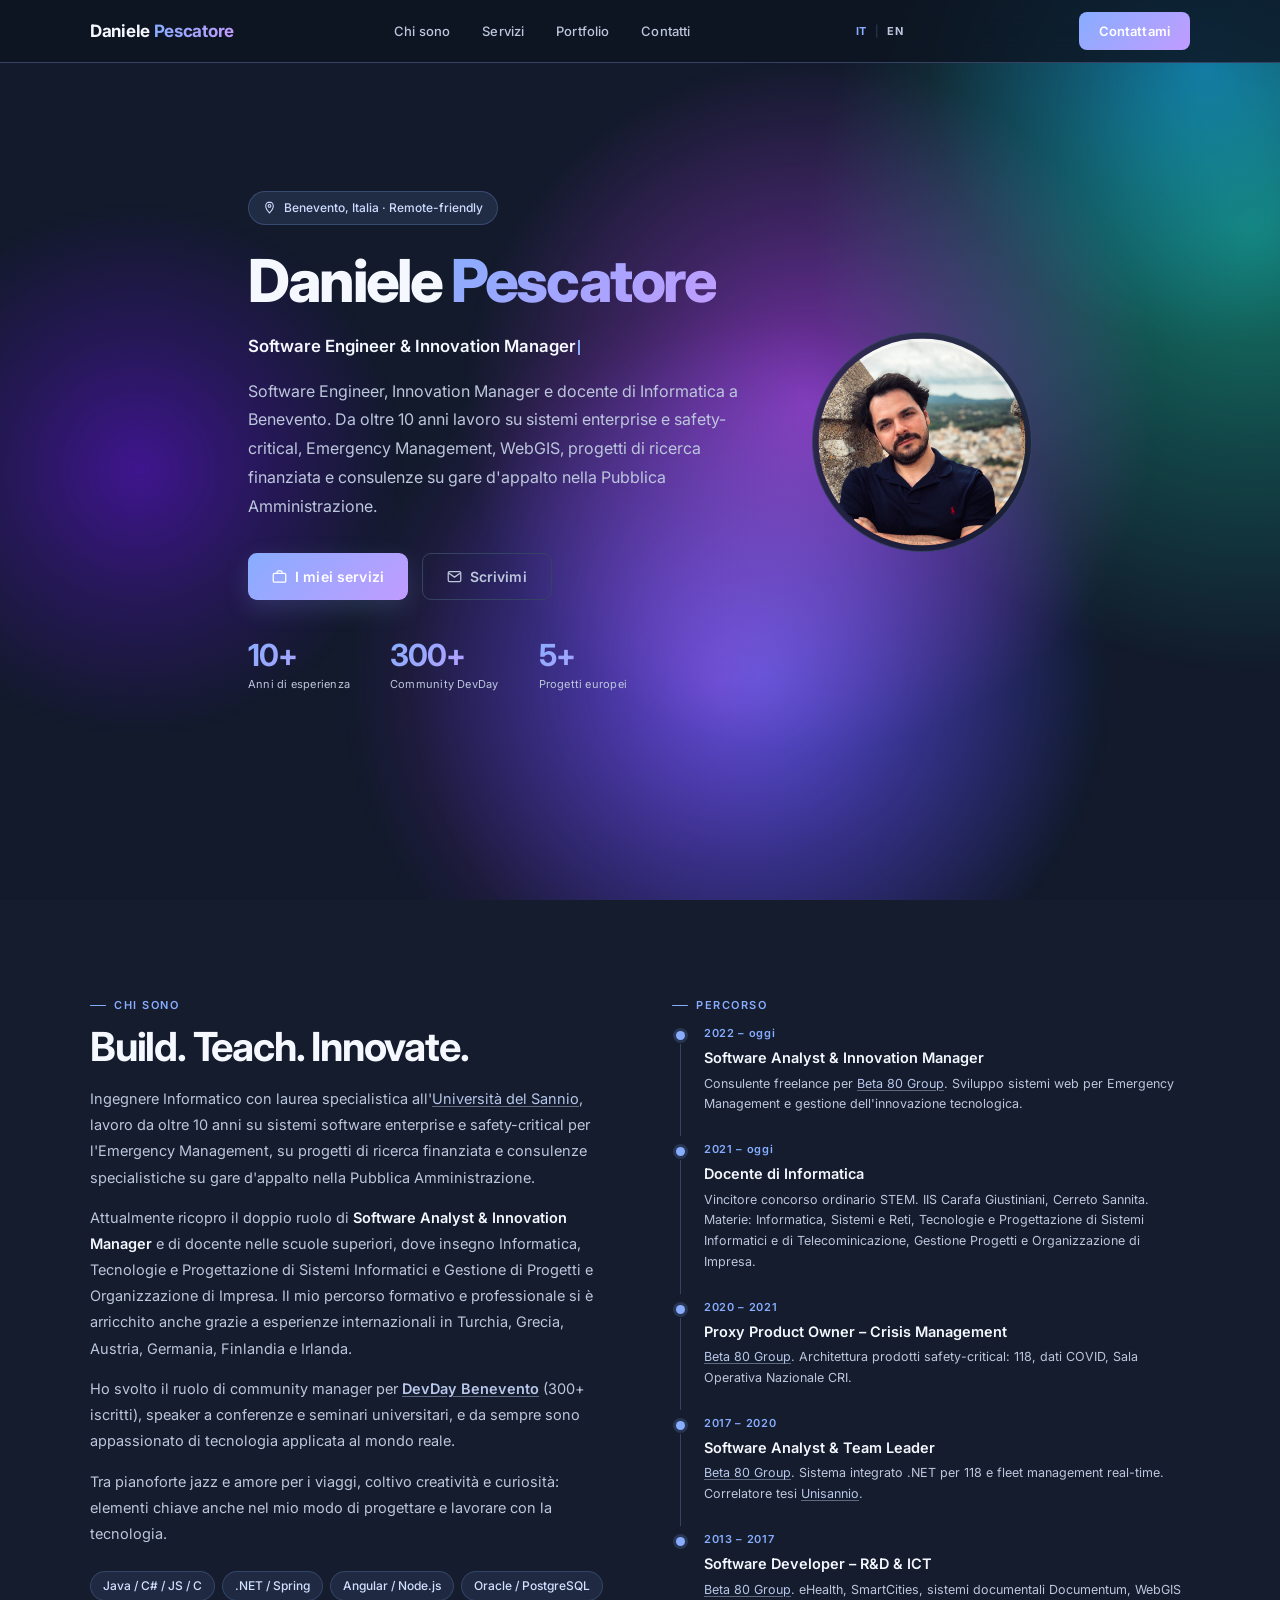
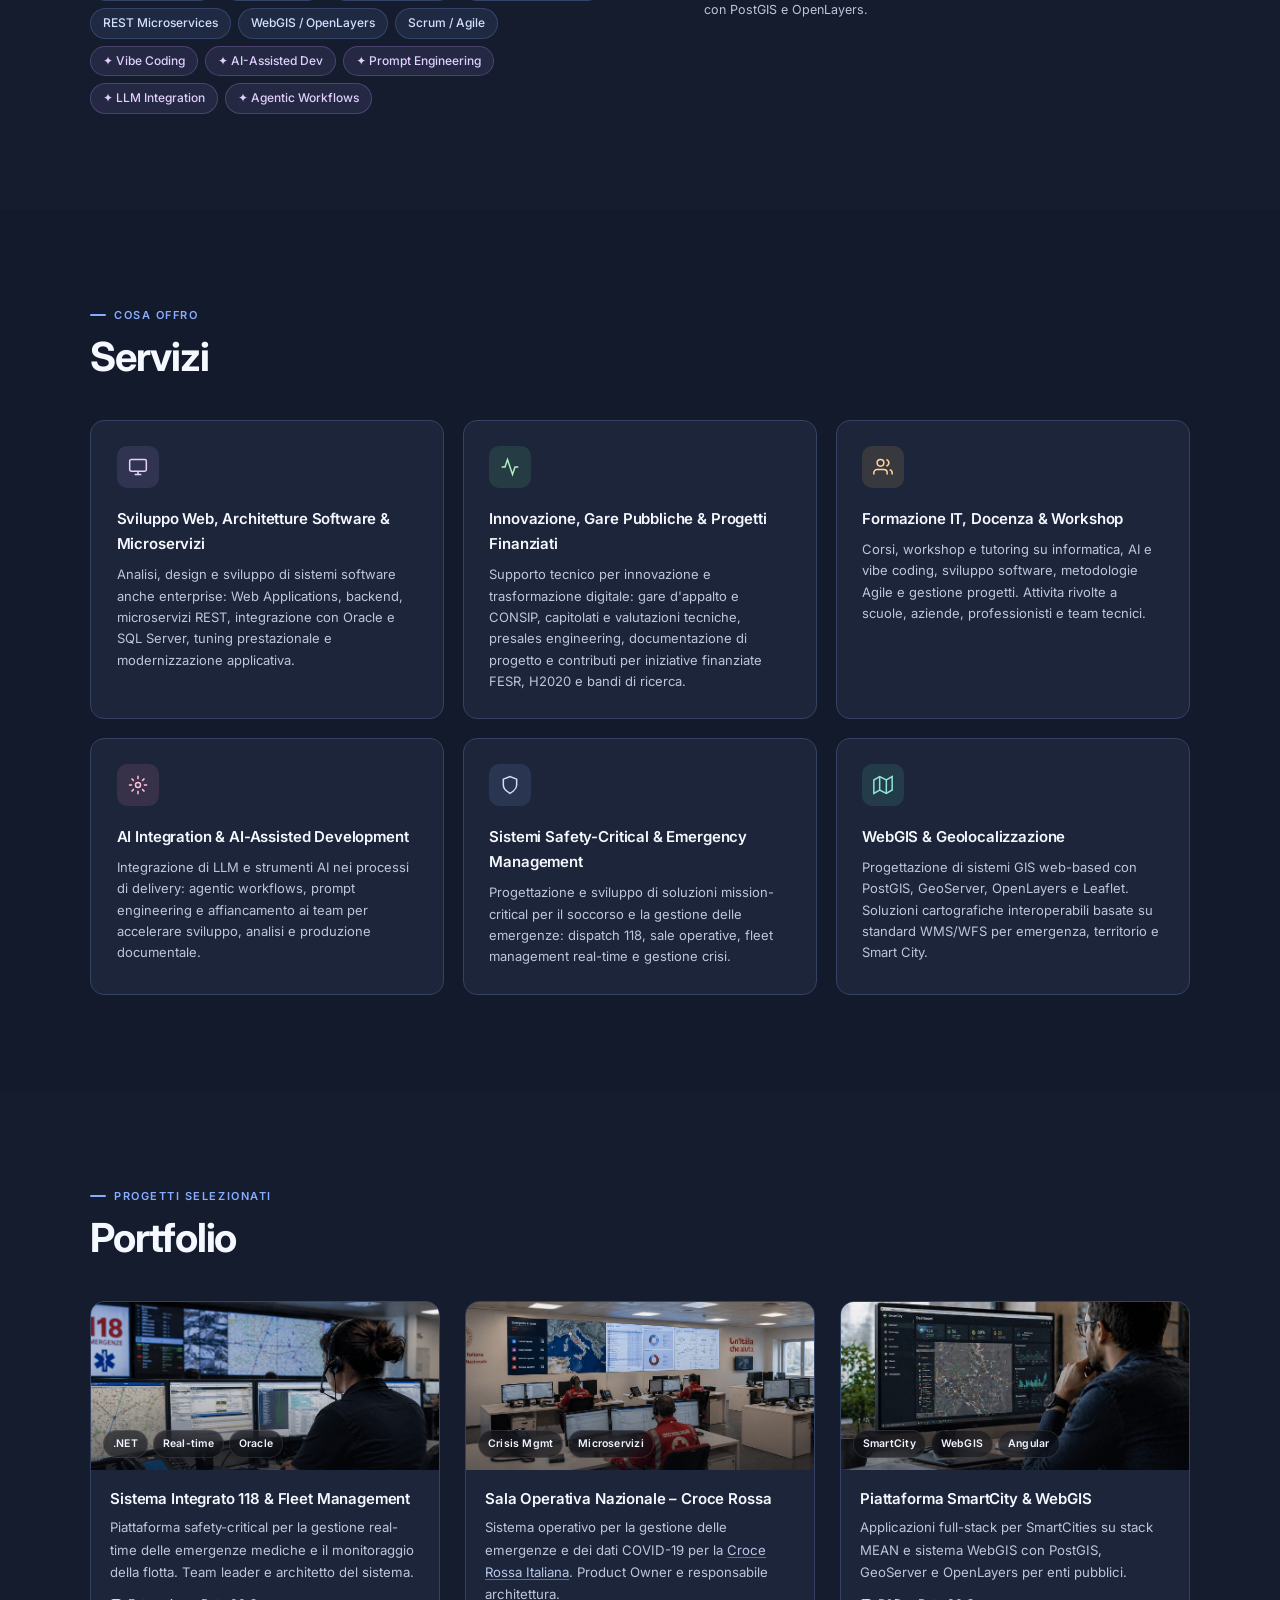
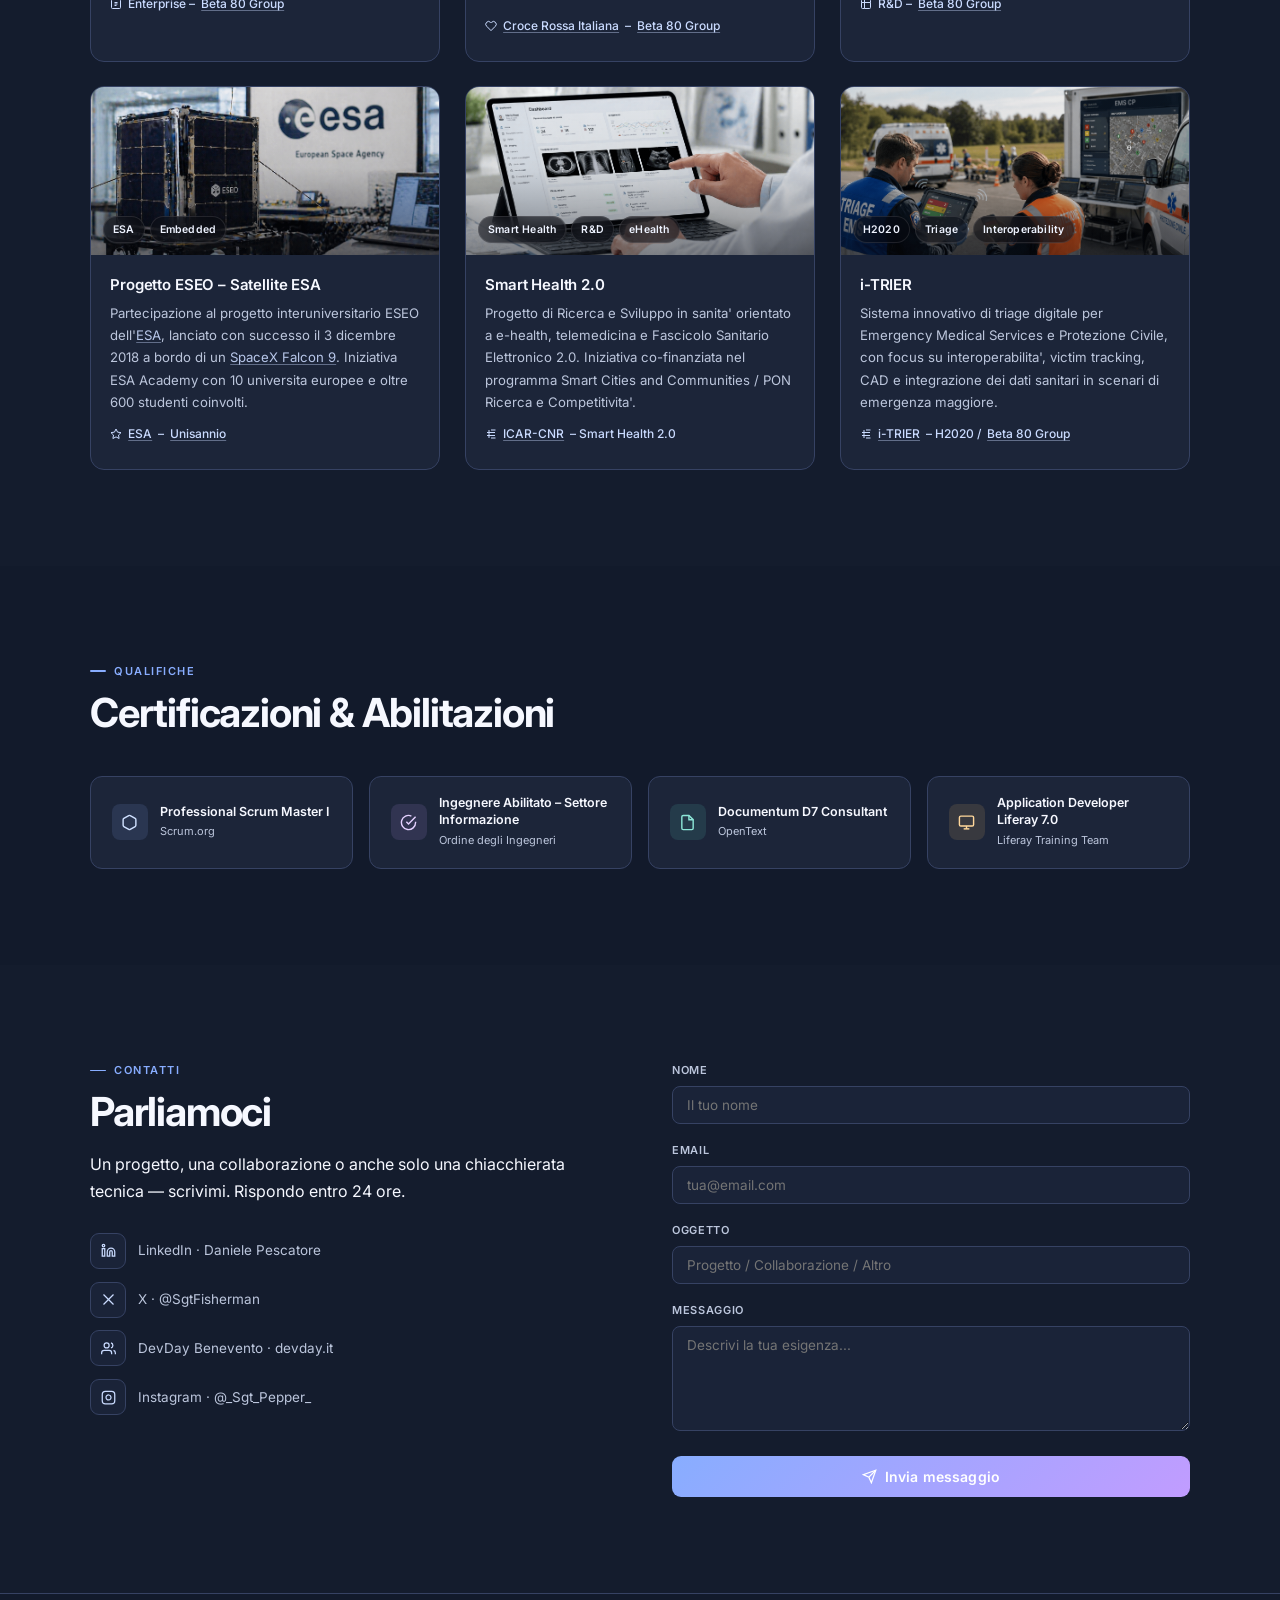
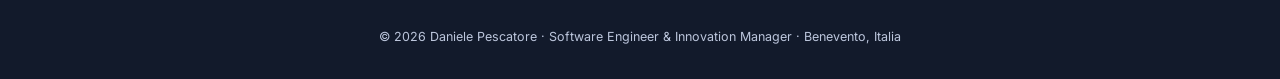
<file: index.html>
<!DOCTYPE html>
<html lang="it">
<head>
<meta charset="UTF-8">
<meta name="viewport" content="width=device-width, initial-scale=1.0">
<title>Daniele Pescatore – Software Engineer & Innovation Manager | Benevento</title>
<meta name="description" content="Daniele Pescatore è un Software Engineer, Innovation Manager e docente di Informatica a Benevento. Specializzato in sistemi safety-critical, Emergency Management, WebGIS, microservizi, progetti di ricerca finanziata e consulenze specialistiche su gare d'appalto e Consip per la Pubblica Amministrazione.">
<meta name="keywords" content="Daniele Pescatore, Software Engineer, Innovation Manager, Ingegnere Informatico, consulente IT, Emergency Management, WebGIS, microservizi, .NET, Java, Benevento, freelance, docente informatica, DevDay Benevento, gare d'appalto, Consip, Pubblica Amministrazione, consulenza PA, appalti pubblici, bandi pubblici">
<meta name="author" content="Daniele Pescatore"><meta name="robots" content="index, follow">
<meta name="theme-color" content="#080b12">
<meta name="geo.region" content="IT-BN">
<meta name="geo.placename" content="Benevento">
<meta name="geo.position" content="41.1297;14.7825">
<meta name="ICBM" content="41.1297, 14.7825">
<link rel="icon" href="favicon.ico" sizes="any">
<link rel="shortcut icon" href="favicon.ico" type="image/x-icon">
<link rel="icon" type="image/png" sizes="32x32" href="favicon-32x32.png">
<link rel="icon" type="image/png" sizes="16x16" href="favicon-16x16.png">
<link rel="apple-touch-icon" sizes="180x180" href="apple-touch-icon.png">
<link rel="manifest" href="site.webmanifest">
<link rel="canonical" href="https://dpescatore.github.io/">
<link rel="sitemap" type="application/xml" href="/sitemap.xml">
<link rel="alternate" hreflang="it" href="https://dpescatore.github.io/">
<link rel="alternate" hreflang="en" href="https://dpescatore.github.io/">
<link rel="alternate" hreflang="x-default" href="https://dpescatore.github.io/">

<!-- Google Analytics -->
<script async src="https://www.googletagmanager.com/gtag/js?id=G-437NZYGZ95"></script>
<script>
  window.dataLayer = window.dataLayer || [];
  function gtag(){dataLayer.push(arguments);}
  gtag('js', new Date());
  gtag('config', 'G-437NZYGZ95');
</script>

<!-- Open Graph / Facebook -->
<meta property="og:type" content="website">
<meta property="og:url" content="https://dpescatore.github.io/">
<meta property="og:title" content="Daniele Pescatore – Software Engineer & Innovation Manager">
<meta property="og:description" content="Software Engineer, Innovation Manager e docente di Informatica con oltre 10 anni di esperienza tra emergency management, WebGIS, innovazione digitale, progetti europei e consulenze su gare d'appalto e Consip nella Pubblica Amministrazione.">
<meta property="og:image" content="https://dpescatore.github.io/img/me.jpeg">
<meta property="og:image:alt" content="Ritratto di Daniele Pescatore">
<meta property="og:locale" content="it_IT">
<meta property="og:locale:alternate" content="en_US">
<meta property="og:site_name" content="Daniele Pescatore">

<!-- Twitter Card -->
<meta name="twitter:card" content="summary_large_image">
<meta name="twitter:url" content="https://dpescatore.github.io/">
<meta name="twitter:title" content="Daniele Pescatore – Software Engineer & Innovation Manager">
<meta name="twitter:description" content="Software Engineer, Innovation Manager e docente di Informatica con esperienza in sistemi safety-critical, Emergency Management, WebGIS, ricerca finanziata e consulenze su gare d'appalto e Consip per la PA.">
<meta name="twitter:image" content="https://dpescatore.github.io/img/me.jpeg">
<meta name="twitter:creator" content="@SgtFisherman">

<!-- JSON-LD Structured Data -->
<script type="application/ld+json">
{
  "@context": "https://schema.org",
  "@type": "Person",
  "name": "Daniele Pescatore",
  "url": "https://dpescatore.github.io",
  "image": "https://dpescatore.github.io/img/me.jpeg",
  "email": "dpescatore@gmail.com",
  "jobTitle": "Software Engineer & Innovation Manager",
  "description": "Ingegnere Informatico specializzato in sistemi safety-critical per Emergency Management, progetti finanziati nazionali e internazionali, architetture enterprise, innovazione digitale e consulenze specialistiche su gare d'appalto pubbliche e Consip.",
  "address": {
    "@type": "PostalAddress",
    "addressLocality": "Benevento",
    "addressRegion": "BN",
    "addressCountry": "IT"
  },
  "knowsAbout": ["Software Engineering", "Emergency Management Systems", "WebGIS", "Microservices", "AI Integration", "Innovation Management", "Didattica Informatica", "Gare d'Appalto Pubbliche", "Consip", "Pubblica Amministrazione", "Appalti Pubblici", "Bandi di Gara"],
  "knowsLanguage": ["it", "en"],
  "sameAs": [
    "https://www.linkedin.com/in/daniele-pescatore/",
    "https://www.devday.it",
    "https://www.scrum.org/certificates/492593",
    "https://x.com/SgtFisherman",
    "https://www.instagram.com/_Sgt_Pepper_/"
  ],
  "alumniOf": {
    "@type": "CollegeOrUniversity",
    "name": "Università degli Studi del Sannio",
    "address": { "@type": "PostalAddress", "addressLocality": "Benevento", "addressCountry": "IT" }
  },
  "hasCredential": [
    { "@type": "EducationalOccupationalCredential", "name": "Professional Scrum Master I", "recognizedBy": { "@type": "Organization", "name": "Scrum.org" } },
    { "@type": "EducationalOccupationalCredential", "name": "Documentum D7 Consultant", "recognizedBy": { "@type": "Organization", "name": "OpenText" } },
    { "@type": "EducationalOccupationalCredential", "name": "Application Developer Liferay 7.0", "recognizedBy": { "@type": "Organization", "name": "Liferay" } }
  ],
  "worksFor": {
    "@type": "Organization",
    "name": "Beta 80 Group S.p.A.",
    "url": "https://www.beta80group.com"
  }
}
</script>
<script type="application/ld+json">
{
  "@context": "https://schema.org",
  "@type": "WebSite",
  "name": "Daniele Pescatore",
  "url": "https://dpescatore.github.io/",
  "inLanguage": ["it-IT", "en-US"],
  "availableLanguage": [
    { "@type": "Language", "name": "Italian", "alternateName": "it" },
    { "@type": "Language", "name": "English", "alternateName": "en" }
  ],
  "author": {
    "@type": "Person",
    "name": "Daniele Pescatore"
  }
}
</script>
<link rel="preconnect" href="https://fonts.bunny.net">
<link href="https://fonts.bunny.net/css?family=inter:300,400,500,600,700,800&display=swap" rel="stylesheet">
<link rel="stylesheet" href="css/style.css">
</head>
<body>

<canvas id="bg-canvas"></canvas>
<canvas id="hero-canvas" style="position:absolute;top:0;left:0;z-index:0;pointer-events:none"></canvas>

<nav>
  <div class="nav-inner">
    <span class="nav-logo">Daniele <span>Pescatore</span></span>
    <ul class="nav-links">
      <li><a href="#about" data-i18n="nav.about">Chi sono</a></li>
      <li><a href="#services" data-i18n="nav.services">Servizi</a></li>
      <li><a href="#portfolio" data-i18n="nav.portfolio">Portfolio</a></li>
      <li><a href="#contact" data-i18n="nav.contact">Contatti</a></li>
    </ul>
    <div class="lang-toggle">
      <button class="lang-btn active" data-lang="it" aria-pressed="true">IT</button>
      <span class="lang-sep">|</span>
      <button class="lang-btn" data-lang="en" aria-pressed="false">EN</button>
    </div>
    <a href="#contact" class="btn-nav" data-i18n="nav.cta">Contattami</a>
  </div>
</nav>

<!-- HERO -->
<section id="hero">
  <div class="container">
    <div class="hero-grid">
      <div class="reveal">
        <div class="hero-badge">
          <svg viewBox="0 0 24 24" fill="none" stroke="currentColor" stroke-width="2"><path d="M12 2C8.13 2 5 5.13 5 9c0 5.25 7 13 7 13s7-7.75 7-13c0-3.87-3.13-7-7-7z"/><circle cx="12" cy="9" r="2.5"/></svg>
          <span data-i18n="hero.badge">Benevento, Italia · Remote-friendly</span>
        </div>
        <h1 class="hero-title">Daniele <span>Pescatore</span></h1>
        <p class="hero-role">Software Engineer & <span id="typed-role"></span><span class="cursor"></span></p>
        <p class="hero-sub" data-i18n="hero.sub">Software Engineer, Innovation Manager e docente di Informatica a Benevento. Da oltre 10 anni lavoro su sistemi enterprise e safety-critical, Emergency Management, WebGIS, progetti di ricerca finanziata e consulenze su gare d'appalto nella Pubblica Amministrazione.</p>
        <div class="btn-group">
          <a href="#services" class="btn btn-primary">
            <svg viewBox="0 0 24 24" fill="none" stroke="currentColor" stroke-width="2"><rect x="2" y="7" width="20" height="14" rx="2"/><path d="M16 7V5a2 2 0 0 0-2-2h-4a2 2 0 0 0-2 2v2"/></svg>
            <span data-i18n="hero.btn.services">I miei servizi</span>
          </a>
          <a href="#contact" class="btn btn-outline">
            <svg viewBox="0 0 24 24" fill="none" stroke="currentColor" stroke-width="2"><path d="M4 4h16c1.1 0 2 .9 2 2v12c0 1.1-.9 2-2 2H4c-1.1 0-2-.9-2-2V6c0-1.1.9-2 2-2z"/><polyline points="22,6 12,13 2,6"/></svg>
            <span data-i18n="hero.btn.contact">Scrivimi</span>
          </a>
        </div>
        <div class="hero-stats">
          <div class="stat"><span class="stat-num" data-target="10" data-suffix="+">0</span><span class="stat-label" data-i18n="hero.stats.years">Anni di esperienza</span></div>
          <div class="stat"><span class="stat-num" data-target="300" data-suffix="+">0</span><span class="stat-label" data-i18n="hero.stats.community">Community DevDay</span></div>
          <div class="stat"><span class="stat-num" data-target="5" data-suffix="+">0</span><span class="stat-label" data-i18n="hero.stats.projects">Progetti europei</span></div>
        </div>
      </div>
      <div class="reveal">
        <div class="hero-avatar">
          <div class="avatar-ring-outer"></div>
          <div class="avatar-ring-inner"></div>
          <img class="avatar-photo" src="img/me.jpeg" alt="Daniele Pescatore">
        </div>
      </div>
    </div>
  </div>
</section>

<!-- ABOUT -->
<section id="about">
  <div class="container">
    <div class="about-grid">
      <div class="about-text reveal">
        <div class="section-tag" data-i18n="about.tag">Chi sono</div>
        <h2 class="section-title" data-i18n="about.title">Build. Teach. Innovate.</h2>
        <p data-i18n-html="about.p1">Ingegnere Informatico con laurea specialistica all'<a href="https://www.unisannio.it/" target="_blank" rel="noopener noreferrer">Università del Sannio</a>, lavoro da oltre 10 anni su sistemi software enterprise e safety-critical per l'Emergency Management, su progetti di ricerca finanziata e consulenze specialistiche su gare d'appalto nella Pubblica Amministrazione.</p>
        <p data-i18n-html="about.p2">Attualmente ricopro il doppio ruolo di <strong style="color:var(--text);font-weight:600">Software Analyst & Innovation Manager</strong> e di docente nelle scuole superiori, dove insegno Informatica, Tecnologie e Progettazione di Sistemi Informatici e Gestione di Progetti e Organizzazione di Impresa. Il mio percorso formativo e professionale si è arricchito anche grazie a esperienze internazionali in Turchia, Grecia, Austria, Germania, Finlandia e Irlanda.</p>
        <p data-i18n-html="about.p3">Ho svolto il ruolo di community manager per <strong style="color:var(--text);font-weight:600"><a href="https://www.devday.it" target="_blank" rel="noopener noreferrer">DevDay Benevento</a></strong> (300+ iscritti), speaker a conferenze e seminari universitari, e da sempre sono appassionato di tecnologia applicata al mondo reale.</p>
        <p data-i18n="about.p4">Tra pianoforte jazz e amore per i viaggi, coltivo creatività e curiosità: elementi chiave anche nel mio modo di progettare e lavorare con la tecnologia.</p>
        <div class="skill-chips">
          <span class="chip">Java / C# / JS / C</span>
          <span class="chip">.NET / Spring</span>
          <span class="chip">Angular / Node.js</span>
          <span class="chip">Oracle / PostgreSQL</span>
          <span class="chip">REST Microservices</span>
          <span class="chip">WebGIS / OpenLayers</span>
          <span class="chip">Scrum / Agile</span>
          <span class="chip chip-hot">✦ Vibe Coding</span>
          <span class="chip chip-hot">✦ AI-Assisted Dev</span>
          <span class="chip chip-hot">✦ Prompt Engineering</span>
          <span class="chip chip-hot">✦ LLM Integration</span>
          <span class="chip chip-hot">✦ Agentic Workflows</span>
        </div>
      </div>
      <div class="reveal">
        <div class="section-tag" data-i18n="about.timeline.tag">Percorso</div>
        <div class="timeline">
          <div class="tl-item">
            <div class="tl-left"><div class="tl-dot"></div><div class="tl-line"></div></div>
            <div class="tl-content"><div class="tl-year">2022 – oggi</div><div class="tl-title" data-i18n="about.tl1.title">Software Analyst & Innovation Manager</div><div class="tl-desc" data-i18n-html="about.tl1.desc">Consulente freelance per <a href="https://www.beta80group.com/" target="_blank" rel="noopener noreferrer">Beta 80 Group</a>. Sviluppo sistemi web per Emergency Management e gestione dell'innovazione tecnologica.</div></div>
          </div>
          <div class="tl-item">
            <div class="tl-left"><div class="tl-dot"></div><div class="tl-line"></div></div>
            <div class="tl-content"><div class="tl-year">2021 – oggi</div><div class="tl-title" data-i18n="about.tl2.title">Docente di Informatica</div><div class="tl-desc" data-i18n="about.tl2.desc">Vincitore concorso ordinario STEM. IIS Carafa Giustiniani, Cerreto Sannita. Materie: Informatica, Sistemi e Reti, Tecnologie e Progettazione di Sistemi Informatici e di Telecominicazione, Gestione Progetti e Organizzazione di Impresa.</div></div>
          </div>
          <div class="tl-item">
            <div class="tl-left"><div class="tl-dot"></div><div class="tl-line"></div></div>
            <div class="tl-content"><div class="tl-year">2020 – 2021</div><div class="tl-title" data-i18n="about.tl3.title">Proxy Product Owner – Crisis Management</div><div class="tl-desc" data-i18n-html="about.tl3.desc"><a href="https://www.beta80group.com/" target="_blank" rel="noopener noreferrer">Beta 80 Group</a>. Architettura prodotti safety-critical: 118, dati COVID, Sala Operativa Nazionale CRI.</div></div>
          </div>
          <div class="tl-item">
            <div class="tl-left"><div class="tl-dot"></div><div class="tl-line"></div></div>
            <div class="tl-content"><div class="tl-year">2017 – 2020</div><div class="tl-title" data-i18n="about.tl4.title">Software Analyst & Team Leader</div><div class="tl-desc" data-i18n-html="about.tl4.desc"><a href="https://www.beta80group.com/" target="_blank" rel="noopener noreferrer">Beta 80 Group</a>. Sistema integrato .NET per 118 e fleet management real-time. Correlatore tesi <a href="https://www.unisannio.it/" target="_blank" rel="noopener noreferrer">Unisannio</a>.</div></div>
          </div>
          <div class="tl-item">
            <div class="tl-left"><div class="tl-dot"></div></div>
            <div class="tl-content"><div class="tl-year">2013 – 2017</div><div class="tl-title" data-i18n="about.tl5.title">Software Developer – R&D & ICT</div><div class="tl-desc" data-i18n-html="about.tl5.desc"><a href="https://www.beta80group.com/" target="_blank" rel="noopener noreferrer">Beta 80 Group</a>. eHealth, SmartCities, sistemi documentali Documentum, WebGIS con PostGIS e OpenLayers.</div></div>
          </div>
        </div>
      </div>
    </div>
  </div>
</section>

<!-- SERVICES -->
<section id="services">
  <div class="container">
    <div class="reveal">
      <div class="section-tag" data-i18n="services.tag">Cosa offro</div>
      <h2 class="section-title" data-i18n="services.title">Servizi</h2>
    </div>
    <div class="services-grid">
      <div class="service-card reveal">
        <div class="s-icon si-purple">
          <svg viewBox="0 0 24 24" fill="none" stroke="currentColor" stroke-width="1.8"><rect x="2" y="3" width="20" height="14" rx="2"/><line x1="8" y1="21" x2="16" y2="21"/><line x1="12" y1="17" x2="12" y2="21"/></svg>
        </div>
        <h3 data-i18n="services.card1.title">Sviluppo Web, Architetture Software & Microservizi</h3>
        <p data-i18n="services.card1.desc">Analisi, design e sviluppo di sistemi software anche enterprise: Web Applications, backend, microservizi REST, integrazione con Oracle e SQL Server, tuning prestazionale e modernizzazione applicativa.</p>
      </div>
      <div class="service-card reveal">
        <div class="s-icon si-green">
          <svg viewBox="0 0 24 24" fill="none" stroke="currentColor" stroke-width="1.8"><polyline points="22 12 18 12 15 21 9 3 6 12 2 12"/></svg>
        </div>
        <h3 data-i18n="services.card2.title">Innovazione, Gare Pubbliche & Progetti Finanziati</h3>
        <p data-i18n="services.card2.desc">Supporto tecnico per innovazione e trasformazione digitale: gare d'appalto e CONSIP, capitolati e valutazioni tecniche, presales engineering, documentazione di progetto e contributi per iniziative finanziate FESR, H2020 e bandi di ricerca.</p>
      </div>
      <div class="service-card reveal">
        <div class="s-icon si-amber">
          <svg viewBox="0 0 24 24" fill="none" stroke="currentColor" stroke-width="1.8"><path d="M17 21v-2a4 4 0 0 0-4-4H5a4 4 0 0 0-4 4v2"/><circle cx="9" cy="7" r="4"/><path d="M23 21v-2a4 4 0 0 0-3-3.87"/><path d="M16 3.13a4 4 0 0 1 0 7.75"/></svg>
        </div>
        <h3 data-i18n="services.card3.title">Formazione IT, Docenza & Workshop</h3>
        <p data-i18n="services.card3.desc">Corsi, workshop e tutoring su informatica, AI e vibe coding, sviluppo software, metodologie Agile e gestione progetti. Attivita rivolte a scuole, aziende, professionisti e team tecnici.</p>
      </div>
      <div class="service-card reveal">
        <div class="s-icon si-pink">
          <svg viewBox="0 0 24 24" fill="none" stroke="currentColor" stroke-width="1.8"><circle cx="12" cy="12" r="3"/><path d="M12 1v4M12 19v4M4.22 4.22l2.83 2.83M16.95 16.95l2.83 2.83M1 12h4M19 12h4M4.22 19.78l2.83-2.83M16.95 7.05l2.83-2.83"/></svg>
        </div>
        <h3 data-i18n="services.card4.title">AI Integration & AI-Assisted Development</h3>
        <p data-i18n="services.card4.desc">Integrazione di LLM e strumenti AI nei processi di delivery: agentic workflows, prompt engineering e affiancamento ai team per accelerare sviluppo, analisi e produzione documentale.</p>
      </div>
      <div class="service-card reveal">
        <div class="s-icon si-blue">
          <svg viewBox="0 0 24 24" fill="none" stroke="currentColor" stroke-width="1.8"><path d="M12 22s8-4 8-10V5l-8-3-8 3v7c0 6 8 10 8 10z"/></svg>
        </div>
        <h3 data-i18n="services.card5.title">Sistemi Safety-Critical & Emergency Management</h3>
        <p data-i18n="services.card5.desc">Progettazione e sviluppo di soluzioni mission-critical per il soccorso e la gestione delle emergenze: dispatch 118, sale operative, fleet management real-time e gestione crisi.</p>
      </div>
      <div class="service-card reveal">
        <div class="s-icon si-teal">
          <svg viewBox="0 0 24 24" fill="none" stroke="currentColor" stroke-width="1.8"><polygon points="1 6 1 22 8 18 16 22 23 18 23 2 16 6 8 2 1 6"/><line x1="8" y1="2" x2="8" y2="18"/><line x1="16" y1="6" x2="16" y2="22"/></svg>
        </div>
        <h3 data-i18n="services.card6.title">WebGIS & Geolocalizzazione</h3>
        <p data-i18n="services.card6.desc">Progettazione di sistemi GIS web-based con PostGIS, GeoServer, OpenLayers e Leaflet. Soluzioni cartografiche interoperabili basate su standard WMS/WFS per emergenza, territorio e Smart City.</p>
      </div>
    </div>
  </div>
</section>

<!-- PORTFOLIO -->
<section id="portfolio">
  <div class="container">
    <div class="reveal">
      <div class="section-tag" data-i18n="portfolio.tag">Progetti selezionati</div>
      <h2 class="section-title" data-i18n="portfolio.title">Portfolio</h2>
    </div>
    <div class="projects-grid">
      <div class="project-card reveal">
        <div class="project-thumb pt-blue">
          <img class="project-thumb-image" src="img/project-118-control-room.png" alt="Sala operativa 118 con dashboard, mappe e postazioni di monitoraggio">
          <div class="project-tags"><span class="ptag">.NET</span><span class="ptag">Real-time</span><span class="ptag">Oracle</span></div>
        </div>
        <div class="project-body">
          <h3 data-i18n="portfolio.p1.title">Sistema Integrato 118 & Fleet Management</h3>
          <p data-i18n="portfolio.p1.desc">Piattaforma safety-critical per la gestione real-time delle emergenze mediche e il monitoraggio della flotta. Team leader e architetto del sistema.</p>
          <span class="project-flag">
            <svg viewBox="0 0 24 24" fill="none" stroke="currentColor" stroke-width="2"><rect x="3" y="3" width="18" height="18" rx="2"/><path d="M9 9h6M9 12h6M9 15h4"/></svg>
            Enterprise – <a href="https://www.beta80group.com/" target="_blank" rel="noopener noreferrer">Beta 80 Group</a>
          </span>
        </div>
      </div>
      <div class="project-card reveal">
        <div class="project-thumb pt-teal">
          <img class="project-thumb-image" src="img/project-cri-control-room.png" alt="Sala Operativa Nazionale della Croce Rossa Italiana con dashboard e postazioni di monitoraggio">
          <div class="project-tags"><span class="ptag">Crisis Mgmt</span><span class="ptag">Microservizi</span></div>
        </div>
        <div class="project-body">
          <h3 data-i18n="portfolio.p2.title">Sala Operativa Nazionale – Croce Rossa</h3>
          <p data-i18n-html="portfolio.p2.desc">Sistema operativo per la gestione delle emergenze e dei dati COVID-19 per la <a href="https://www.cri.it/" target="_blank" rel="noopener noreferrer">Croce Rossa Italiana</a>. Product Owner e responsabile architettura.</p>
          <span class="project-flag">
            <svg viewBox="0 0 24 24" fill="none" stroke="currentColor" stroke-width="2"><path d="M20.84 4.61a5.5 5.5 0 0 0-7.78 0L12 5.67l-1.06-1.06a5.5 5.5 0 0 0-7.78 7.78l1.06 1.06L12 21.23l7.78-7.78 1.06-1.06a5.5 5.5 0 0 0 0-7.78z"/></svg>
            <a href="https://www.cri.it/" target="_blank" rel="noopener noreferrer">Croce Rossa Italiana</a> – <a href="https://www.beta80group.com/" target="_blank" rel="noopener noreferrer">Beta 80 Group</a>
          </span>
        </div>
      </div>
      <div class="project-card reveal">
        <div class="project-thumb pt-amber">
          <img class="project-thumb-image" src="img/project-smartcity-webgis.png" alt="Dashboard Smart City con mappa GIS, analytics e monitoraggio territoriale">
          <div class="project-tags"><span class="ptag">SmartCity</span><span class="ptag">WebGIS</span><span class="ptag">Angular</span></div>
        </div>
        <div class="project-body">
          <h3 data-i18n="portfolio.p3.title">Piattaforma SmartCity & WebGIS</h3>
          <p data-i18n="portfolio.p3.desc">Applicazioni full-stack per SmartCities su stack MEAN e sistema WebGIS con PostGIS, GeoServer e OpenLayers per enti pubblici.</p>
          <span class="project-flag">
            <svg viewBox="0 0 24 24" fill="none" stroke="currentColor" stroke-width="2"><path d="M9 3H5a2 2 0 0 0-2 2v4m6-6h10a2 2 0 0 1 2 2v4M9 3v18m0 0h10a2 2 0 0 0 2-2V9M9 21H5a2 2 0 0 1-2-2V9m0 0h18"/></svg>
            R&D – <a href="https://www.beta80group.com/" target="_blank" rel="noopener noreferrer">Beta 80 Group</a>
          </span>
        </div>
      </div>
      <div class="project-card reveal">
        <div class="project-thumb pt-green">
          <img class="project-thumb-image" src="img/project-eseo-esa.png" alt="Satellite ESEO in ambiente ESA con logo European Space Agency sullo sfondo">
          <div class="project-tags"><span class="ptag">ESA</span><span class="ptag">Embedded</span></div>
        </div>
        <div class="project-body">
          <h3 data-i18n="portfolio.p4.title">Progetto ESEO – Satellite ESA</h3>
          <p data-i18n-html="portfolio.p4.desc">Partecipazione al progetto interuniversitario ESEO dell'<a href="https://www.esa.int/" target="_blank" rel="noopener noreferrer">ESA</a>, lanciato con successo il 3 dicembre 2018 a bordo di un <a href="https://www.esa.int/Space_in_Member_States/Italy/Lanciato_con_successo_il_satellite_studentesco_ESEO" target="_blank" rel="noopener noreferrer">SpaceX Falcon 9</a>. Iniziativa ESA Academy con 10 universita europee e oltre 600 studenti coinvolti.</p>
          <span class="project-flag">
            <svg viewBox="0 0 24 24" fill="none" stroke="currentColor" stroke-width="2"><polygon points="12 2 15.09 8.26 22 9.27 17 14.14 18.18 21.02 12 17.77 5.82 21.02 7 14.14 2 9.27 8.91 8.26 12 2"/></svg>
            <a href="https://www.esa.int/" target="_blank" rel="noopener noreferrer">ESA</a> – <a href="https://www.unisannio.it/" target="_blank" rel="noopener noreferrer">Unisannio</a>
          </span>
        </div>
      </div>
      <div class="project-card reveal">
        <div class="project-thumb pt-teal">
          <img class="project-thumb-image" src="img/project-smart-health.png" alt="Dashboard e-health su tablet con imaging medico, referti e monitoraggio clinico">
          <div class="project-tags"><span class="ptag">Smart Health</span><span class="ptag">R&D</span><span class="ptag">eHealth</span></div>
        </div>
        <div class="project-body">
          <h3 data-i18n="portfolio.p5.title">Smart Health 2.0</h3>
          <p data-i18n="portfolio.p5.desc">Progetto di Ricerca e Sviluppo in sanita' orientato a e-health, telemedicina e Fascicolo Sanitario Elettronico 2.0. Iniziativa co-finanziata nel programma Smart Cities and Communities / PON Ricerca e Competitivita'.</p>
          <span class="project-flag">
            <svg viewBox="0 0 24 24" fill="none" stroke="currentColor" stroke-width="2"><path d="M12 20h9"/><path d="M12 4h9"/><path d="M4 9h16"/><path d="M4 15h16"/><path d="M8 4v16"/></svg>
            <a href="https://www.icar.cnr.it/progetti/smart-health-2-0/" target="_blank" rel="noopener noreferrer">ICAR-CNR</a> – Smart Health 2.0
          </span>
        </div>
      </div>
      <div class="project-card reveal">
        <div class="project-thumb pt-blue">
          <img class="project-thumb-image" src="img/project-h2020-triage.png" alt="Scenario di maxiemergenza con triage digitale, ambulanze e dashboard EMS per interoperabilita e coordinamento">
          <div class="project-tags"><span class="ptag">H2020</span><span class="ptag">Triage</span><span class="ptag">Interoperability</span></div>
        </div>
        <div class="project-body">
          <h3 data-i18n="portfolio.p6.title">i-TRIER</h3>
          <p data-i18n="portfolio.p6.desc">Sistema innovativo di triage digitale per Emergency Medical Services e Protezione Civile, con focus su interoperabilita', victim tracking, CAD e integrazione dei dati sanitari in scenari di emergenza maggiore.</p>
          <span class="project-flag">
            <svg viewBox="0 0 24 24" fill="none" stroke="currentColor" stroke-width="2"><path d="M12 20h9"/><path d="M12 4h9"/><path d="M4 9h16"/><path d="M4 15h16"/><path d="M8 4v16"/></svg>
            <a href="https://www.i-trier.eu/" target="_blank" rel="noopener noreferrer">i-TRIER</a> – H2020 / <a href="https://www.beta80group.com/" target="_blank" rel="noopener noreferrer">Beta 80 Group</a>
          </span>
        </div>
      </div>
    </div>
  </div>
</section>

<!-- CERTIFICAZIONI -->
<section id="certs">
  <div class="container">
    <div class="reveal">
      <div class="section-tag" data-i18n="certs.tag">Qualifiche</div>
      <h2 class="section-title" data-i18n="certs.title">Certificazioni & Abilitazioni</h2>
    </div>
    <div class="certs-grid reveal">
      <div class="cert-card">
        <div class="cert-icon si-blue"><svg viewBox="0 0 24 24" fill="none" stroke="currentColor" stroke-width="2"><path d="M21 16V8a2 2 0 0 0-1-1.73l-7-4a2 2 0 0 0-2 0l-7 4A2 2 0 0 0 3 8v8a2 2 0 0 0 1 1.73l7 4a2 2 0 0 0 2 0l7-4A2 2 0 0 0 21 16z"/></svg></div>
        <div><div class="cert-name">Professional Scrum Master I</div><div class="cert-org">Scrum.org</div></div>
      </div>
      <div class="cert-card">
        <div class="cert-icon si-purple"><svg viewBox="0 0 24 24" fill="none" stroke="currentColor" stroke-width="2"><path d="M22 11.08V12a10 10 0 1 1-5.93-9.14"/><polyline points="22 4 12 14.01 9 11.01"/></svg></div>
        <div><div class="cert-name" data-i18n="certs.cert2.name">Ingegnere Abilitato – Settore Informazione</div><div class="cert-org">Ordine degli Ingegneri</div></div>
      </div>
      <div class="cert-card">
        <div class="cert-icon si-teal"><svg viewBox="0 0 24 24" fill="none" stroke="currentColor" stroke-width="2"><path d="M14 2H6a2 2 0 0 0-2 2v16a2 2 0 0 0 2 2h12a2 2 0 0 0 2-2V8z"/><polyline points="14 2 14 8 20 8"/></svg></div>
        <div><div class="cert-name">Documentum D7 Consultant</div><div class="cert-org">OpenText</div></div>
      </div>
      <div class="cert-card">
        <div class="cert-icon si-amber"><svg viewBox="0 0 24 24" fill="none" stroke="currentColor" stroke-width="2"><rect x="2" y="3" width="20" height="14" rx="2"/><line x1="8" y1="21" x2="16" y2="21"/><line x1="12" y1="17" x2="12" y2="21"/></svg></div>
        <div><div class="cert-name">Application Developer Liferay 7.0</div><div class="cert-org">Liferay Training Team</div></div>
      </div>
    </div>
  </div>
</section>

<!-- CONTACT -->
<section id="contact">
  <div class="container">
    <div class="contact-grid">
      <div class="reveal">
        <div class="section-tag" data-i18n="contact.tag">Contatti</div>
        <h2 class="section-title" data-i18n="contact.title">Parliamoci</h2>
        <p data-i18n="contact.intro">Un progetto, una collaborazione o anche solo una chiacchierata tecnica — scrivimi. Rispondo entro 24 ore.</p>
        <br>
        <div class="contact-links">
          <a href="https://www.linkedin.com/in/daniele-pescatore/" target="_blank" rel="noopener noreferrer" class="clink">
            <span class="clink-icon"><svg viewBox="0 0 24 24" fill="none" stroke="currentColor" stroke-width="2"><path d="M16 8a6 6 0 0 1 6 6v7h-4v-7a2 2 0 0 0-2-2 2 2 0 0 0-2 2v7h-4v-7a6 6 0 0 1 6-6z"/><rect x="2" y="9" width="4" height="12"/><circle cx="4" cy="4" r="2"/></svg></span>
            LinkedIn · Daniele Pescatore
          </a>
          <a href="https://x.com/SgtFisherman" target="_blank" rel="noopener noreferrer" class="clink">
            <span class="clink-icon"><svg viewBox="0 0 24 24" fill="none" stroke="currentColor" stroke-width="2"><path d="M4 4l16 16"/><path d="M20 4L4 20"/></svg></span>
            X · @SgtFisherman
          </a>
          <a href="https://www.devday.it" target="_blank" class="clink">
            <span class="clink-icon"><svg viewBox="0 0 24 24" fill="none" stroke="currentColor" stroke-width="2"><path d="M17 21v-2a4 4 0 0 0-4-4H5a4 4 0 0 0-4 4v2"/><circle cx="9" cy="7" r="4"/><path d="M23 21v-2a4 4 0 0 0-3-3.87"/><path d="M16 3.13a4 4 0 0 1 0 7.75"/></svg></span>
            DevDay Benevento · devday.it
          </a>
          <a href="https://www.instagram.com/_Sgt_Pepper_/" target="_blank" rel="noopener noreferrer" class="clink">
            <span class="clink-icon"><svg viewBox="0 0 24 24" fill="none" stroke="currentColor" stroke-width="2"><rect x="2" y="2" width="20" height="20" rx="5" ry="5"/><path d="M16 11.37A4 4 0 1 1 12.63 8 4 4 0 0 1 16 11.37z"/><line x1="17.5" y1="6.5" x2="17.51" y2="6.5"/></svg></span>
            Instagram · @_Sgt_Pepper_
          </a>
        </div>
      </div>
      <form id="contact-form" class="reveal" novalidate>
        <input type="hidden" name="_subject" data-i18n-value="form.subject" value="Nuovo messaggio dal portfolio">
        <div class="form-group"><label for="nome" data-i18n="form.nome.label">Nome</label><input type="text" id="nome" name="nome" data-i18n-placeholder="form.nome.placeholder" placeholder="Il tuo nome" required></div>
        <div class="form-group"><label for="email">Email</label><input type="email" id="email" name="email" data-i18n-placeholder="form.email.placeholder" placeholder="tua@email.com" required></div>
        <div class="form-group"><label for="oggetto" data-i18n="form.oggetto.label">Oggetto</label><input type="text" id="oggetto" name="oggetto" data-i18n-placeholder="form.oggetto.placeholder" placeholder="Progetto / Collaborazione / Altro"></div>
        <div class="form-group"><label for="messaggio" data-i18n="form.messaggio.label">Messaggio</label><textarea id="messaggio" name="messaggio" data-i18n-placeholder="form.messaggio.placeholder" placeholder="Descrivi la tua esigenza..." required></textarea></div>
        <button type="submit" class="btn-send">
          <svg viewBox="0 0 24 24" fill="none" stroke="currentColor" stroke-width="2"><line x1="22" y1="2" x2="11" y2="13"/><polygon points="22 2 15 22 11 13 2 9 22 2"/></svg>
          <span data-i18n="form.submit">Invia messaggio</span>
        </button>
        <div id="form-feedback" aria-live="polite"></div>
      </form>
    </div>
  </div>
</section>

<footer>
  <p data-i18n="footer.text">© 2026 Daniele Pescatore · Software Engineer & Innovation Manager · Benevento, Italia</p>
</footer>

<script src="js/i18n.js" defer></script>
<script src="js/main.js" defer></script>
</body>
</html>
</file>
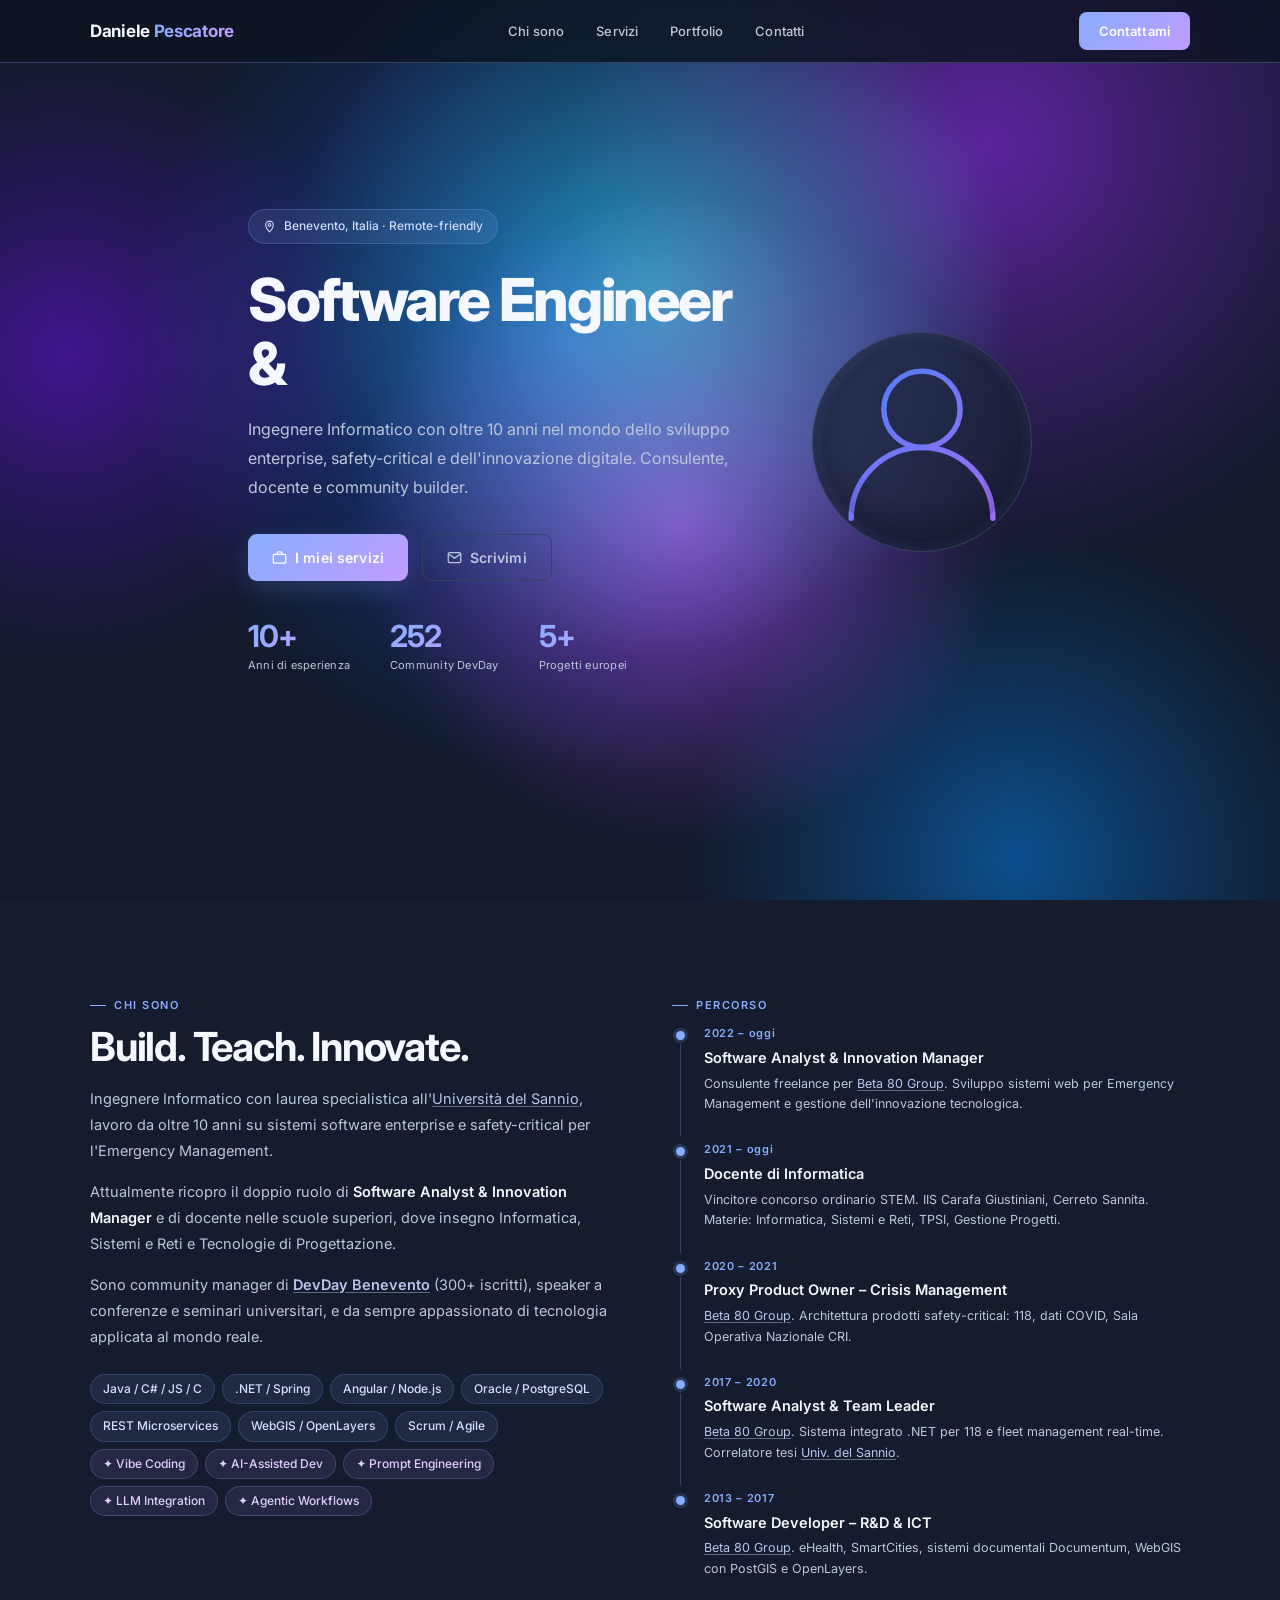
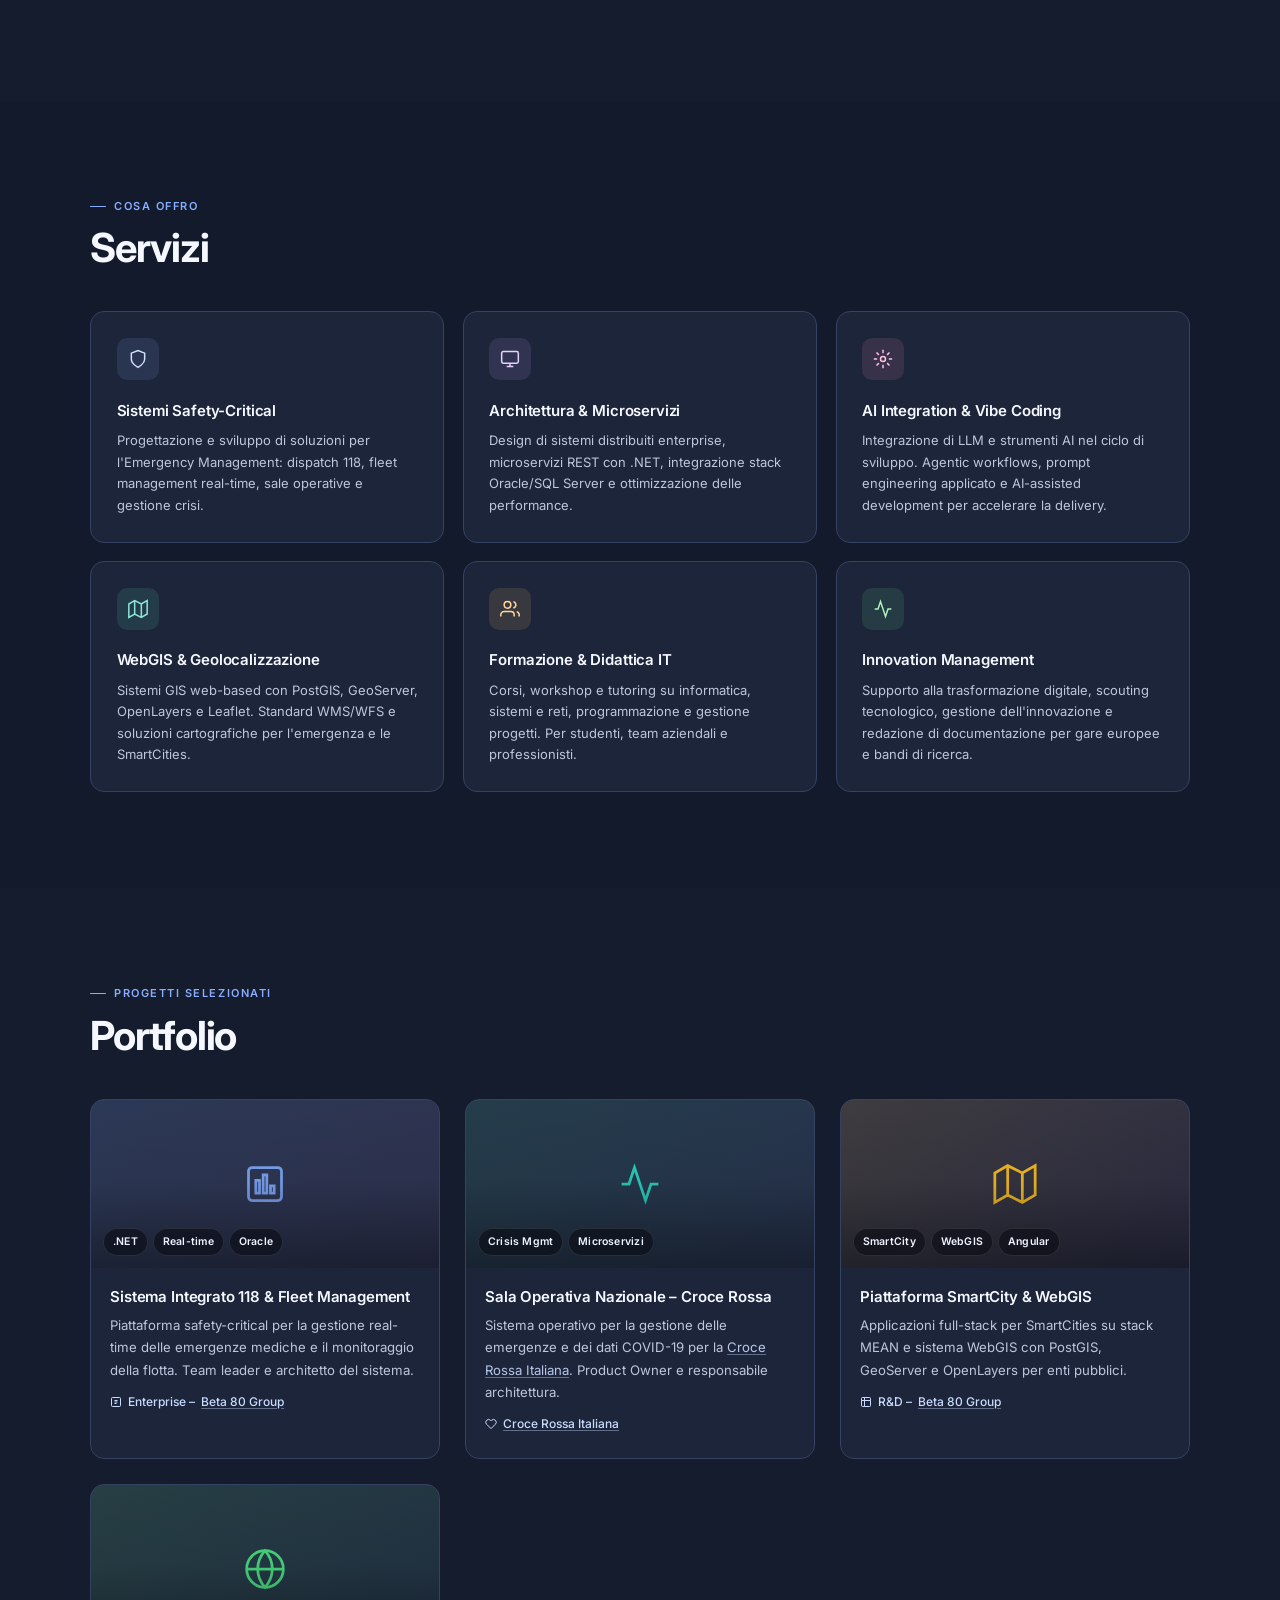
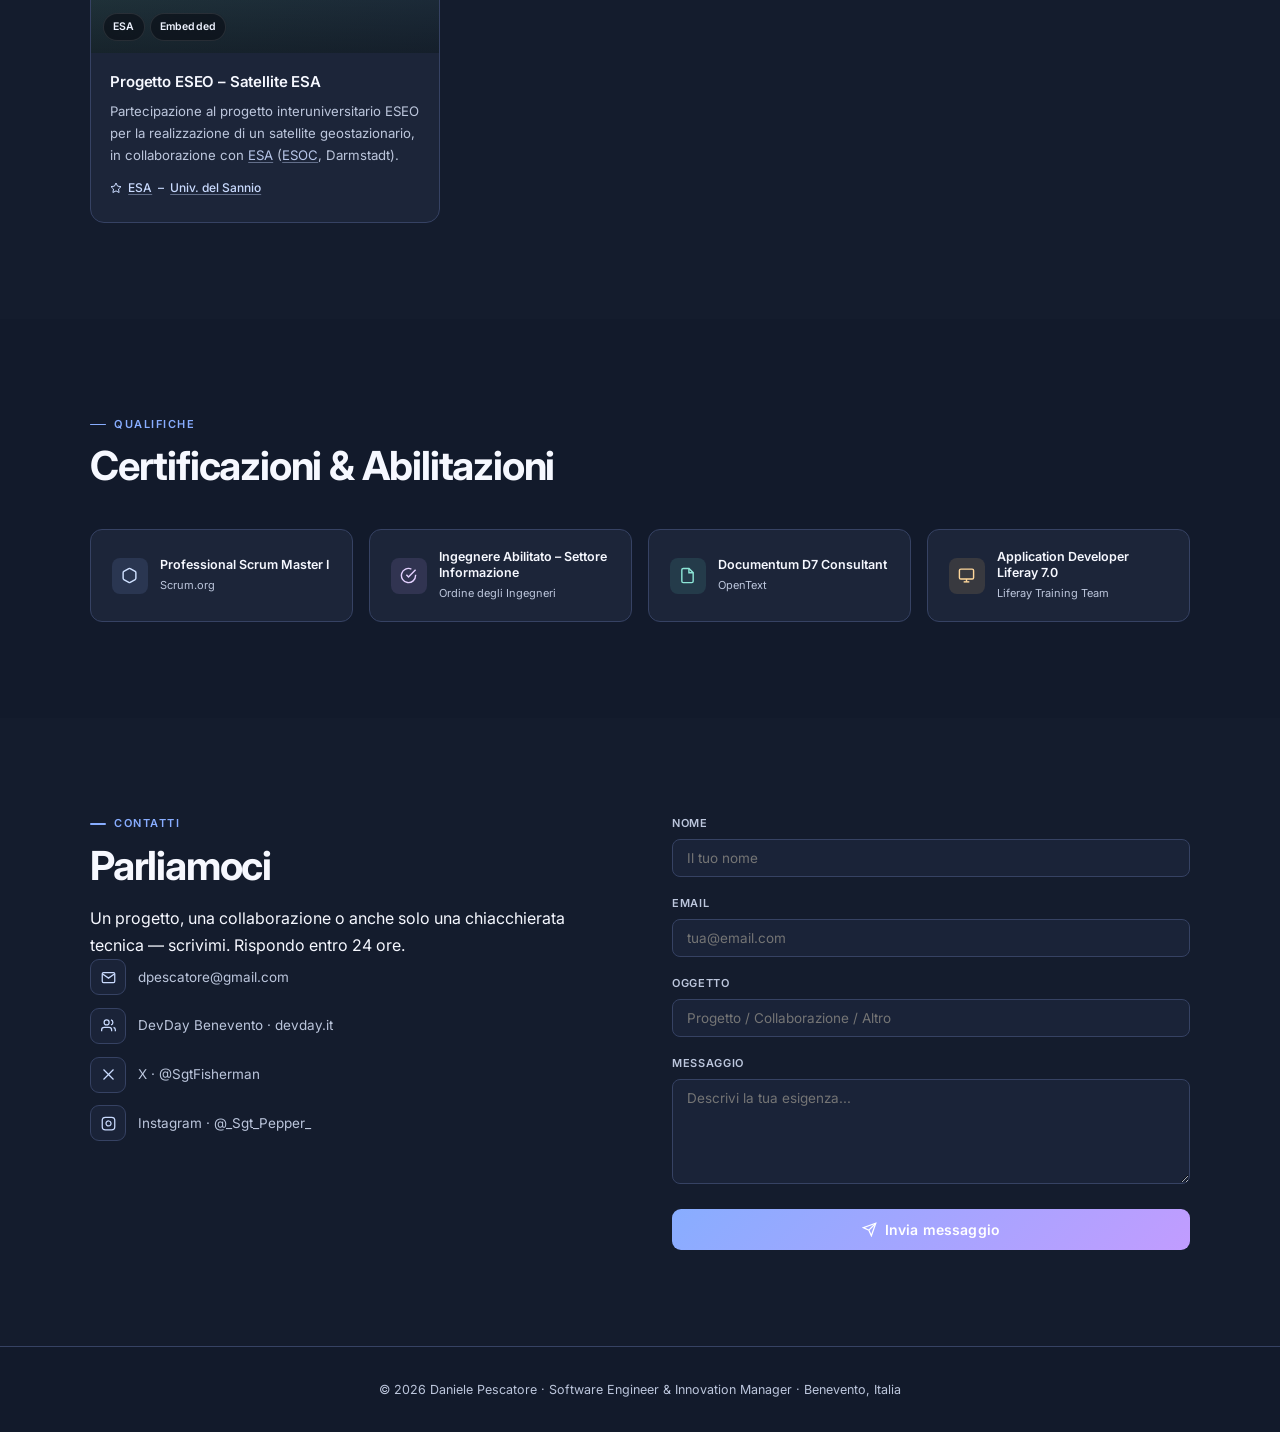
<file: portfolio_site_anim.html>
<!DOCTYPE html>
<html lang="it">
<head>
<meta charset="UTF-8">
<meta name="viewport" content="width=device-width, initial-scale=1.0">
<title>Daniele Pescatore – Software Engineer & Innovation Manager | Benevento</title>
<meta name="description" content="Daniele Pescatore – Ingegnere Informatico, Software Analyst, Innovation Manager e Docente IT. Specializzato in sistemi safety-critical, Emergency Management, WebGIS e AI integration. Disponibile per consulenze freelance.">
<meta name="keywords" content="Daniele Pescatore, Software Engineer, Innovation Manager, Ingegnere Informatico, consulente IT, Emergency Management, WebGIS, microservizi, .NET, Java, Benevento, freelance, docente informatica, DevDay Benevento">
<meta name="author" content="Daniele Pescatore">
<meta name="robots" content="index, follow">
<meta name="theme-color" content="#080b12">
<link rel="canonical" href="https://danielepescatore.it/">

<!-- Open Graph / Facebook -->
<meta property="og:type" content="website">
<meta property="og:url" content="https://danielepescatore.it/">
<meta property="og:title" content="Daniele Pescatore – Software Engineer & Innovation Manager">
<meta property="og:description" content="Ingegnere Informatico con oltre 10 anni di esperienza in sistemi safety-critical, Emergency Management e innovazione digitale. Consulente freelance e docente IT.">
<meta property="og:image" content="https://danielepescatore.it/og-image.jpg">
<meta property="og:locale" content="it_IT">
<meta property="og:site_name" content="Daniele Pescatore">

<!-- Twitter Card -->
<meta name="twitter:card" content="summary_large_image">
<meta name="twitter:url" content="https://danielepescatore.it/">
<meta name="twitter:title" content="Daniele Pescatore – Software Engineer & Innovation Manager">
<meta name="twitter:description" content="Ingegnere Informatico con oltre 10 anni di esperienza in sistemi safety-critical, Emergency Management e innovazione digitale.">
<meta name="twitter:image" content="https://danielepescatore.it/og-image.jpg">

<!-- JSON-LD Structured Data -->
<script type="application/ld+json">
{
  "@context": "https://schema.org",
  "@type": "Person",
  "name": "Daniele Pescatore",
  "url": "https://danielepescatore.it",
  "email": "dpescatore@gmail.com",
  "jobTitle": "Software Engineer & Innovation Manager",
  "description": "Ingegnere Informatico specializzato in sistemi safety-critical per Emergency Management, progetti finanziati nazionali e internazionali, architetture enterprise e innovazione digitale.",
  "address": {
    "@type": "PostalAddress",
    "addressLocality": "Benevento",
    "addressRegion": "BN",
    "addressCountry": "IT"
  },
  "knowsAbout": ["Software Engineering", "Emergency Management Systems", "WebGIS", "Microservices", "AI Integration", "Innovation Management", "Didattica Informatica"],
  "sameAs": [
    "https://www.devday.it",
    "https://www.scrum.org/certificates/492593"
  ],
  "alumniOf": {
    "@type": "CollegeOrUniversity",
    "name": "Università degli Studi del Sannio",
    "address": { "@type": "PostalAddress", "addressLocality": "Benevento", "addressCountry": "IT" }
  },
  "hasCredential": [
    { "@type": "EducationalOccupationalCredential", "name": "Professional Scrum Master I", "recognizedBy": { "@type": "Organization", "name": "Scrum.org" } },
    { "@type": "EducationalOccupationalCredential", "name": "Documentum D7 Consultant", "recognizedBy": { "@type": "Organization", "name": "OpenText" } },
    { "@type": "EducationalOccupationalCredential", "name": "Application Developer Liferay 7.0", "recognizedBy": { "@type": "Organization", "name": "Liferay" } }
  ],
  "worksFor": {
    "@type": "Organization",
    "name": "Beta 80 Group S.p.A.",
    "url": "https://www.beta80group.com"
  }
}
</script>
<link rel="preconnect" href="https://fonts.bunny.net">
<link href="https://fonts.bunny.net/css?family=inter:300,400,500,600,700,800&display=swap" rel="stylesheet">
<link rel="stylesheet" href="css/style.css">
</head>
<body>

<canvas id="bg-canvas"></canvas>
<canvas id="hero-canvas" style="position:absolute;top:0;left:0;z-index:0;pointer-events:none"></canvas>

<nav>
  <div class="nav-inner">
    <span class="nav-logo">Daniele <span>Pescatore</span></span>
    <ul class="nav-links">
      <li><a href="#about">Chi sono</a></li>
      <li><a href="#services">Servizi</a></li>
      <li><a href="#portfolio">Portfolio</a></li>
      <li><a href="#contact">Contatti</a></li>
    </ul>
    <a href="#contact" class="btn-nav">Contattami</a>
  </div>
</nav>

<!-- HERO -->
<section id="hero">
  <div class="container">
    <div class="hero-grid">
      <div class="reveal">
        <div class="hero-badge">
          <svg viewBox="0 0 24 24" fill="none" stroke="currentColor" stroke-width="2"><path d="M12 2C8.13 2 5 5.13 5 9c0 5.25 7 13 7 13s7-7.75 7-13c0-3.87-3.13-7-7-7z"/><circle cx="12" cy="9" r="2.5"/></svg>
          Benevento, Italia · Remote-friendly
        </div>
        <h1 class="hero-title">Software Engineer<br>& <span id="typed-role"></span><span class="cursor"></span></h1>
        <p class="hero-sub">Ingegnere Informatico con oltre 10 anni nel mondo dello sviluppo enterprise, safety-critical e dell'innovazione digitale. Consulente, docente e community builder.</p>
        <div class="btn-group">
          <a href="#services" class="btn btn-primary">
            <svg viewBox="0 0 24 24" fill="none" stroke="currentColor" stroke-width="2"><rect x="2" y="7" width="20" height="14" rx="2"/><path d="M16 7V5a2 2 0 0 0-2-2h-4a2 2 0 0 0-2 2v2"/></svg>
            I miei servizi
          </a>
          <a href="#contact" class="btn btn-outline">
            <svg viewBox="0 0 24 24" fill="none" stroke="currentColor" stroke-width="2"><path d="M4 4h16c1.1 0 2 .9 2 2v12c0 1.1-.9 2-2 2H4c-1.1 0-2-.9-2-2V6c0-1.1.9-2 2-2z"/><polyline points="22,6 12,13 2,6"/></svg>
            Scrivimi
          </a>
        </div>
        <div class="hero-stats">
          <div class="stat"><span class="stat-num" data-target="10" data-suffix="+">0</span><span class="stat-label">Anni di esperienza</span></div>
          <div class="stat"><span class="stat-num" data-target="300" data-suffix="+">0</span><span class="stat-label">Community DevDay</span></div>
          <div class="stat"><span class="stat-num" data-target="5" data-suffix="+">0</span><span class="stat-label">Progetti europei</span></div>
        </div>
      </div>
      <div class="reveal">
        <div class="hero-avatar">
          <div class="avatar-ring-outer"></div>
          <div class="avatar-ring-inner"></div>
          <svg class="avatar-icon" viewBox="0 0 80 80" fill="none" xmlns="http://www.w3.org/2000/svg">
            <circle cx="40" cy="28" r="14" stroke="url(#ag)" stroke-width="2" fill="none"/>
            <path d="M14 68c0-14.36 11.64-26 26-26h0c14.36 0 26 11.64 26 26" stroke="url(#ag)" stroke-width="2" fill="none" stroke-linecap="round"/>
            <defs><linearGradient id="ag" x1="14" y1="14" x2="66" y2="66" gradientUnits="userSpaceOnUse"><stop stop-color="#4f7ef7"/><stop offset="1" stop-color="#9b6df5"/></linearGradient></defs>
          </svg>
        </div>
      </div>
    </div>
  </div>
</section>

<!-- ABOUT -->
<section id="about">
  <div class="container">
    <div class="about-grid">
      <div class="about-text reveal">
        <div class="section-tag">Chi sono</div>
        <h2 class="section-title">Build. Teach. Innovate.</h2>
        <p>Ingegnere Informatico con laurea specialistica all'<a href="https://www.unisannio.it/" target="_blank" rel="noopener noreferrer">Università del Sannio</a>, lavoro da oltre 10 anni su sistemi software enterprise e safety-critical per l'Emergency Management.</p>
        <p>Attualmente ricopro il doppio ruolo di <strong style="color:var(--text);font-weight:600">Software Analyst & Innovation Manager</strong> e di docente nelle scuole superiori, dove insegno Informatica, Sistemi e Reti e Tecnologie di Progettazione.</p>
        <p>Sono community manager di <strong style="color:var(--text);font-weight:600"><a href="https://www.devday.it" target="_blank" rel="noopener noreferrer">DevDay Benevento</a></strong> (300+ iscritti), speaker a conferenze e seminari universitari, e da sempre appassionato di tecnologia applicata al mondo reale.</p>
        <div class="skill-chips">
          <span class="chip">Java / C# / JS / C</span>
          <span class="chip">.NET / Spring</span>
          <span class="chip">Angular / Node.js</span>
          <span class="chip">Oracle / PostgreSQL</span>
          <span class="chip">REST Microservices</span>
          <span class="chip">WebGIS / OpenLayers</span>
          <span class="chip">Scrum / Agile</span>
          <span class="chip chip-hot">✦ Vibe Coding</span>
          <span class="chip chip-hot">✦ AI-Assisted Dev</span>
          <span class="chip chip-hot">✦ Prompt Engineering</span>
          <span class="chip chip-hot">✦ LLM Integration</span>
          <span class="chip chip-hot">✦ Agentic Workflows</span>
        </div>
      </div>
      <div class="reveal">
        <div class="section-tag">Percorso</div>
        <div class="timeline">
          <div class="tl-item">
            <div class="tl-left"><div class="tl-dot"></div><div class="tl-line"></div></div>
            <div class="tl-content"><div class="tl-year">2022 – oggi</div><div class="tl-title">Software Analyst & Innovation Manager</div><div class="tl-desc">Consulente freelance per <a href="https://www.beta80group.com/" target="_blank" rel="noopener noreferrer">Beta 80 Group</a>. Sviluppo sistemi web per Emergency Management e gestione dell'innovazione tecnologica.</div></div>
          </div>
          <div class="tl-item">
            <div class="tl-left"><div class="tl-dot"></div><div class="tl-line"></div></div>
            <div class="tl-content"><div class="tl-year">2021 – oggi</div><div class="tl-title">Docente di Informatica</div><div class="tl-desc">Vincitore concorso ordinario STEM. IIS Carafa Giustiniani, Cerreto Sannita. Materie: Informatica, Sistemi e Reti, TPSI, Gestione Progetti.</div></div>
          </div>
          <div class="tl-item">
            <div class="tl-left"><div class="tl-dot"></div><div class="tl-line"></div></div>
            <div class="tl-content"><div class="tl-year">2020 – 2021</div><div class="tl-title">Proxy Product Owner – Crisis Management</div><div class="tl-desc"><a href="https://www.beta80group.com/" target="_blank" rel="noopener noreferrer">Beta 80 Group</a>. Architettura prodotti safety-critical: 118, dati COVID, Sala Operativa Nazionale CRI.</div></div>
          </div>
          <div class="tl-item">
            <div class="tl-left"><div class="tl-dot"></div><div class="tl-line"></div></div>
            <div class="tl-content"><div class="tl-year">2017 – 2020</div><div class="tl-title">Software Analyst & Team Leader</div><div class="tl-desc"><a href="https://www.beta80group.com/" target="_blank" rel="noopener noreferrer">Beta 80 Group</a>. Sistema integrato .NET per 118 e fleet management real-time. Correlatore tesi <a href="https://www.unisannio.it/" target="_blank" rel="noopener noreferrer">Univ. del Sannio</a>.</div></div>
          </div>
          <div class="tl-item">
            <div class="tl-left"><div class="tl-dot"></div></div>
            <div class="tl-content"><div class="tl-year">2013 – 2017</div><div class="tl-title">Software Developer – R&D & ICT</div><div class="tl-desc"><a href="https://www.beta80group.com/" target="_blank" rel="noopener noreferrer">Beta 80 Group</a>. eHealth, SmartCities, sistemi documentali Documentum, WebGIS con PostGIS e OpenLayers.</div></div>
          </div>
        </div>
      </div>
    </div>
  </div>
</section>

<!-- SERVICES -->
<section id="services">
  <div class="container">
    <div class="reveal">
      <div class="section-tag">Cosa offro</div>
      <h2 class="section-title">Servizi</h2>
    </div>
    <div class="services-grid">
      <div class="service-card reveal">
        <div class="s-icon si-blue">
          <svg viewBox="0 0 24 24" fill="none" stroke="currentColor" stroke-width="1.8"><path d="M12 22s8-4 8-10V5l-8-3-8 3v7c0 6 8 10 8 10z"/></svg>
        </div>
        <h3>Sistemi Safety-Critical</h3>
        <p>Progettazione e sviluppo di soluzioni per l'Emergency Management: dispatch 118, fleet management real-time, sale operative e gestione crisi.</p>
      </div>
      <div class="service-card reveal">
        <div class="s-icon si-purple">
          <svg viewBox="0 0 24 24" fill="none" stroke="currentColor" stroke-width="1.8"><rect x="2" y="3" width="20" height="14" rx="2"/><line x1="8" y1="21" x2="16" y2="21"/><line x1="12" y1="17" x2="12" y2="21"/></svg>
        </div>
        <h3>Architettura & Microservizi</h3>
        <p>Design di sistemi distribuiti enterprise, microservizi REST con .NET, integrazione stack Oracle/SQL Server e ottimizzazione delle performance.</p>
      </div>
      <div class="service-card reveal">
        <div class="s-icon si-pink">
          <svg viewBox="0 0 24 24" fill="none" stroke="currentColor" stroke-width="1.8"><circle cx="12" cy="12" r="3"/><path d="M12 1v4M12 19v4M4.22 4.22l2.83 2.83M16.95 16.95l2.83 2.83M1 12h4M19 12h4M4.22 19.78l2.83-2.83M16.95 7.05l2.83-2.83"/></svg>
        </div>
        <h3>AI Integration & Vibe Coding</h3>
        <p>Integrazione di LLM e strumenti AI nel ciclo di sviluppo. Agentic workflows, prompt engineering applicato e AI-assisted development per accelerare la delivery.</p>
      </div>
      <div class="service-card reveal">
        <div class="s-icon si-teal">
          <svg viewBox="0 0 24 24" fill="none" stroke="currentColor" stroke-width="1.8"><polygon points="1 6 1 22 8 18 16 22 23 18 23 2 16 6 8 2 1 6"/><line x1="8" y1="2" x2="8" y2="18"/><line x1="16" y1="6" x2="16" y2="22"/></svg>
        </div>
        <h3>WebGIS & Geolocalizzazione</h3>
        <p>Sistemi GIS web-based con PostGIS, GeoServer, OpenLayers e Leaflet. Standard WMS/WFS e soluzioni cartografiche per l'emergenza e le SmartCities.</p>
      </div>
      <div class="service-card reveal">
        <div class="s-icon si-amber">
          <svg viewBox="0 0 24 24" fill="none" stroke="currentColor" stroke-width="1.8"><path d="M17 21v-2a4 4 0 0 0-4-4H5a4 4 0 0 0-4 4v2"/><circle cx="9" cy="7" r="4"/><path d="M23 21v-2a4 4 0 0 0-3-3.87"/><path d="M16 3.13a4 4 0 0 1 0 7.75"/></svg>
        </div>
        <h3>Formazione & Didattica IT</h3>
        <p>Corsi, workshop e tutoring su informatica, sistemi e reti, programmazione e gestione progetti. Per studenti, team aziendali e professionisti.</p>
      </div>
      <div class="service-card reveal">
        <div class="s-icon si-green">
          <svg viewBox="0 0 24 24" fill="none" stroke="currentColor" stroke-width="1.8"><polyline points="22 12 18 12 15 21 9 3 6 12 2 12"/></svg>
        </div>
        <h3>Innovation Management</h3>
        <p>Supporto alla trasformazione digitale, scouting tecnologico, gestione dell'innovazione e redazione di documentazione per gare europee e bandi di ricerca.</p>
      </div>
    </div>
  </div>
</section>

<!-- PORTFOLIO -->
<section id="portfolio">
  <div class="container">
    <div class="reveal">
      <div class="section-tag">Progetti selezionati</div>
      <h2 class="section-title">Portfolio</h2>
    </div>
    <div class="projects-grid">
      <div class="project-card reveal">
        <div class="project-thumb pt-blue">
          <svg viewBox="0 0 24 24" fill="none" stroke="#7ea8f8" stroke-width="1.5"><path d="M19 3H5a2 2 0 0 0-2 2v14a2 2 0 0 0 2 2h14a2 2 0 0 0 2-2V5a2 2 0 0 0-2-2z"/><path d="M9 17H7v-7h2v7zm4 0h-2V7h2v10zm4 0h-2v-4h2v4z"/></svg>
          <div class="project-tags"><span class="ptag">.NET</span><span class="ptag">Real-time</span><span class="ptag">Oracle</span></div>
        </div>
        <div class="project-body">
          <h3>Sistema Integrato 118 & Fleet Management</h3>
          <p>Piattaforma safety-critical per la gestione real-time delle emergenze mediche e il monitoraggio della flotta. Team leader e architetto del sistema.</p>
          <span class="project-flag">
            <svg viewBox="0 0 24 24" fill="none" stroke="currentColor" stroke-width="2"><rect x="3" y="3" width="18" height="18" rx="2"/><path d="M9 9h6M9 12h6M9 15h4"/></svg>
            Enterprise – <a href="https://www.beta80group.com/" target="_blank" rel="noopener noreferrer">Beta 80 Group</a>
          </span>
        </div>
      </div>
      <div class="project-card reveal">
        <div class="project-thumb pt-teal">
          <svg viewBox="0 0 24 24" fill="none" stroke="#2dd4bf" stroke-width="1.5"><path d="M22 12h-4l-3 9L9 3l-3 9H2"/></svg>
          <div class="project-tags"><span class="ptag">Crisis Mgmt</span><span class="ptag">Microservizi</span></div>
        </div>
        <div class="project-body">
          <h3>Sala Operativa Nazionale – Croce Rossa</h3>
          <p>Sistema operativo per la gestione delle emergenze e dei dati COVID-19 per la <a href="https://www.cri.it/" target="_blank" rel="noopener noreferrer">Croce Rossa Italiana</a>. Product Owner e responsabile architettura.</p>
          <span class="project-flag">
            <svg viewBox="0 0 24 24" fill="none" stroke="currentColor" stroke-width="2"><path d="M20.84 4.61a5.5 5.5 0 0 0-7.78 0L12 5.67l-1.06-1.06a5.5 5.5 0 0 0-7.78 7.78l1.06 1.06L12 21.23l7.78-7.78 1.06-1.06a5.5 5.5 0 0 0 0-7.78z"/></svg>
            <a href="https://www.cri.it/" target="_blank" rel="noopener noreferrer">Croce Rossa Italiana</a>
          </span>
        </div>
      </div>
      <div class="project-card reveal">
        <div class="project-thumb pt-amber">
          <svg viewBox="0 0 24 24" fill="none" stroke="#fbbf24" stroke-width="1.5"><polygon points="1 6 1 22 8 18 16 22 23 18 23 2 16 6 8 2 1 6"/><line x1="8" y1="2" x2="8" y2="18"/><line x1="16" y1="6" x2="16" y2="22"/></svg>
          <div class="project-tags"><span class="ptag">SmartCity</span><span class="ptag">WebGIS</span><span class="ptag">Angular</span></div>
        </div>
        <div class="project-body">
          <h3>Piattaforma SmartCity & WebGIS</h3>
          <p>Applicazioni full-stack per SmartCities su stack MEAN e sistema WebGIS con PostGIS, GeoServer e OpenLayers per enti pubblici.</p>
          <span class="project-flag">
            <svg viewBox="0 0 24 24" fill="none" stroke="currentColor" stroke-width="2"><path d="M9 3H5a2 2 0 0 0-2 2v4m6-6h10a2 2 0 0 1 2 2v4M9 3v18m0 0h10a2 2 0 0 0 2-2V9M9 21H5a2 2 0 0 1-2-2V9m0 0h18"/></svg>
            R&D – <a href="https://www.beta80group.com/" target="_blank" rel="noopener noreferrer">Beta 80 Group</a>
          </span>
        </div>
      </div>
      <div class="project-card reveal">
        <div class="project-thumb pt-green">
          <svg viewBox="0 0 24 24" fill="none" stroke="#4ade80" stroke-width="1.5"><circle cx="12" cy="12" r="10"/><line x1="2" y1="12" x2="22" y2="12"/><path d="M12 2a15.3 15.3 0 0 1 4 10 15.3 15.3 0 0 1-4 10 15.3 15.3 0 0 1-4-10 15.3 15.3 0 0 1 4-10z"/></svg>
          <div class="project-tags"><span class="ptag">ESA</span><span class="ptag">Embedded</span></div>
        </div>
        <div class="project-body">
          <h3>Progetto ESEO – Satellite ESA</h3>
          <p>Partecipazione al progetto interuniversitario ESEO per la realizzazione di un satellite geostazionario, in collaborazione con <a href="https://www.esa.int/" target="_blank" rel="noopener noreferrer">ESA</a> (<a href="https://www.esa.int/About_Us/ESOC" target="_blank" rel="noopener noreferrer">ESOC</a>, Darmstadt).</p>
          <span class="project-flag">
            <svg viewBox="0 0 24 24" fill="none" stroke="currentColor" stroke-width="2"><polygon points="12 2 15.09 8.26 22 9.27 17 14.14 18.18 21.02 12 17.77 5.82 21.02 7 14.14 2 9.27 8.91 8.26 12 2"/></svg>
            <a href="https://www.esa.int/" target="_blank" rel="noopener noreferrer">ESA</a> – <a href="https://www.unisannio.it/" target="_blank" rel="noopener noreferrer">Univ. del Sannio</a>
          </span>
        </div>
      </div>
    </div>
  </div>
</section>

<!-- CERTIFICAZIONI -->
<section id="certs">
  <div class="container">
    <div class="reveal">
      <div class="section-tag">Qualifiche</div>
      <h2 class="section-title">Certificazioni & Abilitazioni</h2>
    </div>
    <div class="certs-grid reveal">
      <div class="cert-card">
        <div class="cert-icon si-blue"><svg viewBox="0 0 24 24" fill="none" stroke="currentColor" stroke-width="2"><path d="M21 16V8a2 2 0 0 0-1-1.73l-7-4a2 2 0 0 0-2 0l-7 4A2 2 0 0 0 3 8v8a2 2 0 0 0 1 1.73l7 4a2 2 0 0 0 2 0l7-4A2 2 0 0 0 21 16z"/></svg></div>
        <div><div class="cert-name">Professional Scrum Master I</div><div class="cert-org">Scrum.org</div></div>
      </div>
      <div class="cert-card">
        <div class="cert-icon si-purple"><svg viewBox="0 0 24 24" fill="none" stroke="currentColor" stroke-width="2"><path d="M22 11.08V12a10 10 0 1 1-5.93-9.14"/><polyline points="22 4 12 14.01 9 11.01"/></svg></div>
        <div><div class="cert-name">Ingegnere Abilitato – Settore Informazione</div><div class="cert-org">Ordine degli Ingegneri</div></div>
      </div>
      <div class="cert-card">
        <div class="cert-icon si-teal"><svg viewBox="0 0 24 24" fill="none" stroke="currentColor" stroke-width="2"><path d="M14 2H6a2 2 0 0 0-2 2v16a2 2 0 0 0 2 2h12a2 2 0 0 0 2-2V8z"/><polyline points="14 2 14 8 20 8"/></svg></div>
        <div><div class="cert-name">Documentum D7 Consultant</div><div class="cert-org">OpenText</div></div>
      </div>
      <div class="cert-card">
        <div class="cert-icon si-amber"><svg viewBox="0 0 24 24" fill="none" stroke="currentColor" stroke-width="2"><rect x="2" y="3" width="20" height="14" rx="2"/><line x1="8" y1="21" x2="16" y2="21"/><line x1="12" y1="17" x2="12" y2="21"/></svg></div>
        <div><div class="cert-name">Application Developer Liferay 7.0</div><div class="cert-org">Liferay Training Team</div></div>
      </div>
    </div>
  </div>
</section>

<!-- CONTACT -->
<section id="contact">
  <div class="container">
    <div class="contact-grid">
      <div class="reveal">
        <div class="section-tag">Contatti</div>
        <h2 class="section-title">Parliamoci</h2>
        <p>Un progetto, una collaborazione o anche solo una chiacchierata tecnica — scrivimi. Rispondo entro 24 ore.</p>
        <div class="contact-links">
          <a href="mailto:dpescatore@gmail.com" class="clink">
            <span class="clink-icon"><svg viewBox="0 0 24 24" fill="none" stroke="currentColor" stroke-width="2"><path d="M4 4h16c1.1 0 2 .9 2 2v12c0 1.1-.9 2-2 2H4c-1.1 0-2-.9-2-2V6c0-1.1.9-2 2-2z"/><polyline points="22,6 12,13 2,6"/></svg></span>
            dpescatore@gmail.com
          </a>
          <a href="https://www.devday.it" target="_blank" class="clink">
            <span class="clink-icon"><svg viewBox="0 0 24 24" fill="none" stroke="currentColor" stroke-width="2"><path d="M17 21v-2a4 4 0 0 0-4-4H5a4 4 0 0 0-4 4v2"/><circle cx="9" cy="7" r="4"/><path d="M23 21v-2a4 4 0 0 0-3-3.87"/><path d="M16 3.13a4 4 0 0 1 0 7.75"/></svg></span>
            DevDay Benevento · devday.it
          </a>
          <a href="https://x.com/SgtFisherman" target="_blank" rel="noopener noreferrer" class="clink">
            <span class="clink-icon"><svg viewBox="0 0 24 24" fill="none" stroke="currentColor" stroke-width="2"><path d="M4 4l16 16"/><path d="M20 4L4 20"/></svg></span>
            X · @SgtFisherman
          </a>
          <a href="https://www.instagram.com/_Sgt_Pepper_/" target="_blank" rel="noopener noreferrer" class="clink">
            <span class="clink-icon"><svg viewBox="0 0 24 24" fill="none" stroke="currentColor" stroke-width="2"><rect x="2" y="2" width="20" height="20" rx="5" ry="5"/><path d="M16 11.37A4 4 0 1 1 12.63 8 4 4 0 0 1 16 11.37z"/><line x1="17.5" y1="6.5" x2="17.51" y2="6.5"/></svg></span>
            Instagram · @_Sgt_Pepper_
          </a>          
        </div>
      </div>
      <div class="reveal">
        <div class="form-group"><label>Nome</label><input type="text" placeholder="Il tuo nome"></div>
        <div class="form-group"><label>Email</label><input type="email" placeholder="tua@email.com"></div>
        <div class="form-group"><label>Oggetto</label><input type="text" placeholder="Progetto / Collaborazione / Altro"></div>
        <div class="form-group"><label>Messaggio</label><textarea placeholder="Descrivi la tua esigenza..."></textarea></div>
        <button class="btn-send">
          <svg viewBox="0 0 24 24" fill="none" stroke="currentColor" stroke-width="2"><line x1="22" y1="2" x2="11" y2="13"/><polygon points="22 2 15 22 11 13 2 9 22 2"/></svg>
          Invia messaggio
        </button>
      </div>
    </div>
  </div>
</section>

<footer>
  <p>© 2026 Daniele Pescatore · Software Engineer & Innovation Manager · Benevento, Italia</p>
</footer>

<script src="js/main.js" defer></script>
</body>
</html>
</file>
<file: css/style.css>
/* ============================================================
   DANIELE PESCATORE – PORTFOLIO
   Main stylesheet
   ============================================================ */

/* === RESET & VARIABLES === */
*, *::before, *::after {
  margin: 0;
  padding: 0;
  box-sizing: border-box;
}

:root {
  --dark:   transparent;
  --dark2:  rgba(22, 30, 48, .5);
  --dark3:  rgba(28, 38, 60, .76);
  --accent: #88adff;
  --accent2:#c19cff;
  --text:   #f6f8ff;
  --muted:  #bcc6dc;
  --border: #364263;
  --card:   #1c2539;
  --radius: 14px;
}

html {
  scroll-behavior: smooth;
}

body {
  background: #121a2b;
  color: var(--text);
  font-family: 'Inter', system-ui, sans-serif;
  font-size: 16px;
  line-height: 1.7;
  overflow-x: hidden;
}

#bg-canvas {
  position: fixed;
  top: 0;
  left: 0;
  width: 100%;
  height: 100%;
  z-index: 0;
  pointer-events: none;
}

/* === NAVIGATION === */
nav {
  position: fixed;
  top: 0;
  left: 0;
  right: 0;
  z-index: 100;
  background: rgba(13, 20, 34, 0.82);
  backdrop-filter: blur(16px);
  border-bottom: 1px solid var(--border);
  padding: 0 2rem;
  transition: box-shadow .3s;
}

.nav-inner {
  max-width: 1100px;
  margin: auto;
  display: flex;
  align-items: center;
  justify-content: space-between;
  height: 62px;
}

.nav-logo {
  font-weight: 700;
  font-size: 17px;
  letter-spacing: -.3px;
  color: var(--text);
}

.nav-logo span {
  background: linear-gradient(90deg, var(--accent), var(--accent2));
  -webkit-background-clip: text;
  -webkit-text-fill-color: transparent;
}

.nav-links {
  display: flex;
  gap: 2rem;
  list-style: none;
}

.nav-links a {
  color: var(--muted);
  text-decoration: none;
  font-size: 13px;
  font-weight: 500;
  transition: color .2s;
  letter-spacing: .01em;
}

.nav-links a:hover {
  color: var(--text);
}

.btn-nav {
  padding: 8px 20px;
  border-radius: 8px;
  font-size: 13px;
  font-weight: 600;
  cursor: pointer;
  text-decoration: none;
  background: linear-gradient(135deg, var(--accent), var(--accent2));
  color: #fff;
  border: none;
  letter-spacing: .01em;
}

.lang-toggle {
  display: flex;
  align-items: center;
  gap: 3px;
  margin-right: 10px;
}

.lang-sep {
  color: var(--border);
  font-size: 11px;
  user-select: none;
}

.lang-btn {
  background: none;
  border: none;
  cursor: pointer;
  font-family: inherit;
  font-size: 11px;
  font-weight: 700;
  letter-spacing: 0.06em;
  color: var(--muted);
  padding: 3px 5px;
  border-radius: 4px;
  transition: color .2s;
  line-height: 1;
}

.lang-btn:hover {
  color: var(--text);
}

.lang-btn.active {
  color: var(--accent);
}

/* === LAYOUT === */
section {
  padding: 6rem 2rem;
  position: relative;
  z-index: 1;
}

.container {
  max-width: 1100px;
  margin: auto;
}

.section-tag {
  font-size: 11px;
  font-weight: 600;
  letter-spacing: .14em;
  text-transform: uppercase;
  color: var(--accent);
  margin-bottom: .6rem;
  display: flex;
  align-items: center;
  gap: 8px;
}

.section-tag::before {
  content: '';
  display: inline-block;
  width: 16px;
  height: 1.5px;
  background: var(--accent);
  border-radius: 2px;
}

.section-title {
  font-size: clamp(1.8rem, 4vw, 2.5rem);
  font-weight: 700;
  line-height: 1.15;
  margin-bottom: 1rem;
  letter-spacing: -.03em;
}

/* === REVEAL ANIMATION === */
.reveal {
  opacity: 0;
  transform: translateY(24px);
  transition: opacity .6s ease, transform .6s ease;
}

.reveal.visible {
  opacity: 1;
  transform: none;
}

/* === HERO === */
#hero {
  min-height: 100vh;
  display: flex;
  align-items: center;
  padding-top: 80px;
}

.hero-grid {
  display: grid;
  grid-template-columns: 1fr auto;
  gap: 4rem;
  align-items: center;
}

.hero-badge {
  display: inline-flex;
  align-items: center;
  gap: 8px;
  background: rgba(136, 173, 255, .12);
  border: 1px solid rgba(136, 173, 255, .24);
  color: #cddcff;
  padding: 6px 14px;
  border-radius: 100px;
  font-size: 12px;
  font-weight: 500;
  margin-bottom: 1.5rem;
}

.hero-badge svg {
  width: 13px;
  height: 13px;
}

.hero-title {
  font-size: clamp(2.2rem, 5.5vw, 3.7rem);
  font-weight: 800;
  line-height: 1.08;
  margin-bottom: 1.2rem;
  letter-spacing: -.04em;
}

.hero-title span {
  background: linear-gradient(135deg, var(--accent), var(--accent2));
  -webkit-background-clip: text;
  -webkit-text-fill-color: transparent;
}

.hero-role {
  color: var(--text);
  font-size: 1.05rem;
  font-weight: 600;
  margin-bottom: 1rem;
}

.hero-sub {
  color: var(--muted);
  font-size: 1rem;
  margin-bottom: 2rem;
  max-width: 500px;
  line-height: 1.8;
  font-weight: 400;
}

.btn-group {
  display: flex;
  gap: .85rem;
  flex-wrap: wrap;
  margin-bottom: 2.5rem;
}

.btn {
  padding: 11px 24px;
  border-radius: 9px;
  font-size: 14px;
  font-weight: 600;
  cursor: pointer;
  text-decoration: none;
  transition: all .22s;
  display: inline-flex;
  align-items: center;
  gap: 8px;
  letter-spacing: .01em;
}

.btn-primary {
  background: linear-gradient(135deg, var(--accent), var(--accent2));
  color: #fff;
  border: none;
  box-shadow: 0 8px 24px rgba(136, 173, 255, .18);
}

.btn-primary:hover {
  transform: translateY(-2px);
  box-shadow: 0 12px 32px rgba(136, 173, 255, .22);
}

.btn-outline {
  background: transparent;
  border: 1px solid var(--border);
  color: var(--muted);
}

.btn-outline:hover {
  border-color: var(--accent);
  color: #dbe6ff;
}

.btn svg {
  width: 15px;
  height: 15px;
}

.hero-stats {
  display: flex;
  gap: 2.5rem;
  flex-wrap: wrap;
}

.stat {
  display: flex;
  flex-direction: column;
}

.stat-num {
  font-size: 1.9rem;
  font-weight: 700;
  background: linear-gradient(135deg, var(--accent), var(--accent2));
  -webkit-background-clip: text;
  -webkit-text-fill-color: transparent;
  line-height: 1;
  letter-spacing: -.03em;
}

.stat-label {
  font-size: 11px;
  color: var(--muted);
  margin-top: 4px;
  font-weight: 400;
  letter-spacing: .02em;
}

.hero-avatar {
  width: 220px;
  height: 220px;
  border-radius: 50%;
  border: 1px solid var(--border);
  background: var(--dark3);
  display: flex;
  align-items: center;
  justify-content: center;
  position: relative;
  flex-shrink: 0;
  overflow: hidden;
  box-shadow: inset 0 2px 18px rgba(255, 255, 255, .05), inset 0 -18px 28px rgba(5, 10, 20, .2);
}

.avatar-ring-outer {
  position: absolute;
  inset: -14px;
  border-radius: 50%;
  border: 1px dashed rgba(136, 173, 255, .24);
  animation: spin 22s linear infinite;
}

.avatar-ring-inner {
  position: absolute;
  inset: -7px;
  border-radius: 50%;
  border: 1px solid rgba(193, 156, 255, .15);
}

@keyframes spin {
  to { transform: rotate(360deg); }
}

.avatar-photo {
  width: calc(100% - 18px);
  height: calc(100% - 18px);
  object-fit: cover;
  object-position: center 24%;
  border-radius: 50%;
  position: relative;
  z-index: 1;
  display: block;
  box-shadow: 0 14px 34px rgba(0, 0, 0, .28);
  transform: scale(1.035);
  filter: saturate(.96) contrast(1.04);
  transition: transform .45s ease, filter .45s ease;
}

.hero-avatar::after {
  content: '';
  position: absolute;
  inset: 9px;
  border-radius: 50%;
  background: radial-gradient(circle at 50% 42%, transparent 48%, rgba(10, 14, 24, .18) 74%, rgba(7, 10, 18, .34) 100%);
  pointer-events: none;
  z-index: 2;
}

.hero-avatar:hover .avatar-photo {
  transform: scale(1.06);
  filter: saturate(1) contrast(1.06);
}

/* === ABOUT === */
#about {
  background: var(--dark2);
}

.about-grid {
  display: grid;
  grid-template-columns: 1fr 1fr;
  gap: 4rem;
  align-items: start;
}

.about-text p {
  color: var(--muted);
  margin-bottom: .9rem;
  font-size: 14.5px;
  font-weight: 400;
  line-height: 1.8;
}

.about-text a,
.tl-desc a,
.project-body p a,
.project-flag a {
  color: #b8c7ea;
  text-decoration: underline;
  text-decoration-color: rgba(184, 199, 234, .45);
  text-underline-offset: 2px;
  transition: color .2s, text-decoration-color .2s;
}

.about-text a:hover,
.tl-desc a:hover,
.project-body p a:hover,
.project-flag a:hover {
  color: #eef3ff;
  text-decoration-color: rgba(238, 243, 255, .7);
}

.skill-chips {
  display: flex;
  flex-wrap: wrap;
  gap: 7px;
  margin-top: 1.5rem;
}

.chip {
  background: rgba(136, 173, 255, .1);
  border: 1px solid rgba(136, 173, 255, .2);
  color: #d3e0ff;
  padding: 4px 12px;
  border-radius: 100px;
  font-size: 12px;
  font-weight: 500;
  transition: all .2s;
  cursor: default;
}

.chip:hover {
  background: rgba(136, 173, 255, .18);
  border-color: rgba(136, 173, 255, .32);
}

.chip-hot {
  background: rgba(193, 156, 255, .1);
  border-color: rgba(193, 156, 255, .24);
  color: #e0cfff;
}

.chip-hot:hover {
  background: rgba(193, 156, 255, .18);
}

.timeline {
  display: flex;
  flex-direction: column;
}

.tl-item {
  display: flex;
  gap: 1rem;
}

.tl-left {
  display: flex;
  flex-direction: column;
  align-items: center;
  width: 16px;
  flex-shrink: 0;
}

.tl-dot {
  width: 9px;
  height: 9px;
  border-radius: 50%;
  background: var(--accent);
  flex-shrink: 0;
  margin-top: 7px;
  box-shadow: 0 0 0 3px rgba(136, 173, 255, .18);
}

.tl-line {
  width: 1px;
  flex: 1;
  background: var(--border);
  margin: 4px 0;
}

.tl-content {
  padding-bottom: 1.6rem;
}

.tl-year {
  font-size: 11px;
  color: var(--accent);
  font-weight: 600;
  letter-spacing: .06em;
  margin-bottom: 3px;
}

.tl-title {
  font-weight: 600;
  font-size: 14.5px;
  margin-bottom: 3px;
  color: var(--text);
}

.tl-desc {
  font-size: 12.5px;
  color: var(--muted);
  line-height: 1.65;
}

/* === SERVICES === */
.services-grid {
  display: grid;
  grid-template-columns: repeat(auto-fit, minmax(272px, 1fr));
  gap: 1.15rem;
  margin-top: 2.5rem;
}

.service-card {
  background: var(--card);
  border: 1px solid var(--border);
  border-radius: var(--radius);
  padding: 1.6rem;
  transition: all .28s;
  cursor: default;
  position: relative;
  overflow: hidden;
}

.service-card::after {
  content: '';
  position: absolute;
  inset: 0;
  background: linear-gradient(135deg, rgba(136, 173, 255, .05), rgba(193, 156, 255, .05));
  opacity: 0;
  transition: opacity .3s;
}

.service-card:hover {
  border-color: rgba(136, 173, 255, .28);
  transform: translateY(-4px);
  box-shadow: 0 10px 30px rgba(0, 0, 0, .4);
}

.service-card:hover::after {
  opacity: 1;
}

.s-icon {
  width: 42px;
  height: 42px;
  border-radius: 10px;
  display: flex;
  align-items: center;
  justify-content: center;
  margin-bottom: 1.1rem;
}

.s-icon svg {
  width: 20px;
  height: 20px;
}

.si-blue   { background: rgba(136, 173, 255, .12); color: #cfe0ff; }
.si-purple { background: rgba(193, 156, 255, .12); color: #e4d1ff; }
.si-teal   { background: rgba(94, 211, 194, .12); color: #8ce6d7; }
.si-amber  { background: rgba(255, 194, 107, .12); color: #ffd79b; }
.si-green  { background: rgba(110, 223, 145, .12); color: #aef0bf; }
.si-pink   { background: rgba(245, 135, 188, .12); color: #ffc0de; }

.service-card h3 {
  font-size: 15px;
  font-weight: 600;
  margin-bottom: .45rem;
  letter-spacing: -.01em;
}

.service-card p {
  font-size: 13px;
  color: var(--muted);
  line-height: 1.65;
}

/* === PORTFOLIO === */
#portfolio {
  background: var(--dark2);
}

.projects-grid {
  display: grid;
  grid-template-columns: repeat(auto-fit, minmax(310px, 1fr));
  gap: 1.55rem;
  margin-top: 2.5rem;
}

.project-card {
  background: var(--card);
  border: 1px solid var(--border);
  border-radius: var(--radius);
  overflow: hidden;
  transition: transform .28s ease, border-color .28s ease, box-shadow .28s ease;
}

.project-card:hover {
  border-color: rgba(136, 173, 255, .28);
  transform: translateY(-5px);
  box-shadow: 0 16px 38px rgba(0, 0, 0, .34);
}

.project-thumb {
  height: 168px;
  display: flex;
  align-items: center;
  justify-content: center;
  position: relative;
  overflow: hidden;
}

.pt-blue  { background: linear-gradient(135deg, rgba(136, 173, 255, .16), rgba(193, 156, 255, .12)); }
.pt-teal  { background: linear-gradient(135deg, rgba(94, 211, 194, .15), rgba(136, 173, 255, .11)); }
.pt-amber { background: linear-gradient(135deg, rgba(255, 194, 107, .16), rgba(245, 135, 188, .08)); }
.pt-green { background: linear-gradient(135deg, rgba(110, 223, 145, .15), rgba(94, 211, 194, .08)); }

.project-thumb svg {
  width: 44px;
  height: 44px;
}

.project-thumb-image {
  width: 100%;
  height: 100%;
  object-fit: cover;
  object-position: center;
  display: block;
  filter: saturate(.95) contrast(1.03);
  transform: scale(1.025);
  transition: transform .5s ease, filter .5s ease;
}

.project-thumb::after {
  content: "";
  position: absolute;
  inset: 0;
  background: linear-gradient(180deg, rgba(8, 11, 18, .04) 0%, rgba(8, 11, 18, .1) 48%, rgba(8, 11, 18, .5) 100%);
  pointer-events: none;
}

.project-card:hover .project-thumb-image {
  transform: scale(1.065);
  filter: saturate(.99) contrast(1.05);
}

.project-tags {
  position: absolute;
  bottom: 12px;
  left: 12px;
  display: flex;
  flex-wrap: wrap;
  gap: 5px;
  z-index: 1;
  max-width: calc(100% - 24px);
}

.ptag {
  background: rgba(8, 11, 18, .54);
  border: 1px solid rgba(255, 255, 255, .1);
  color: #eef3ff;
  padding: 4px 9px;
  border-radius: 100px;
  font-size: 10.5px;
  font-weight: 600;
  letter-spacing: .02em;
  backdrop-filter: blur(10px);
}

.project-body {
  padding: 1.2rem 1.2rem 1.25rem;
}

.project-body h3 {
  font-size: 15px;
  font-weight: 600;
  margin-bottom: .45rem;
  letter-spacing: -.01em;
  line-height: 1.35;
}

.project-body p {
  font-size: 13.2px;
  color: var(--muted);
  line-height: 1.68;
}

.project-flag {
  display: inline-flex;
  align-items: center;
  gap: 6px;
  font-size: 12px;
  color: #cadbff;
  margin-top: .7rem;
  font-weight: 500;
}

.project-flag a {
  color: inherit;
}

.project-flag svg {
  width: 12px;
  height: 12px;
}

/* === CERTIFICATIONS === */
.certs-grid {
  display: grid;
  grid-template-columns: repeat(auto-fit, minmax(215px, 1fr));
  gap: 1rem;
  margin-top: 2.5rem;
}

.cert-card {
  background: var(--card);
  border: 1px solid var(--border);
  border-radius: 12px;
  padding: 1.15rem 1.3rem;
  display: flex;
  align-items: center;
  gap: 12px;
  transition: all .25s;
}

.cert-card:hover {
  border-color: rgba(136, 173, 255, .28);
  transform: translateY(-3px);
}

.cert-icon {
  width: 36px;
  height: 36px;
  border-radius: 8px;
  display: flex;
  align-items: center;
  justify-content: center;
  flex-shrink: 0;
}

.cert-icon svg {
  width: 17px;
  height: 17px;
}

.cert-name {
  font-size: 12.5px;
  font-weight: 600;
  line-height: 1.35;
  color: var(--text);
}

.cert-org {
  font-size: 11px;
  color: var(--muted);
  margin-top: 2px;
}

/* === CONTACT === */
#contact {
  background: var(--dark2);
}

.contact-grid {
  display: grid;
  grid-template-columns: 1fr 1fr;
  gap: 4rem;
  align-items: start;
}

.contact-info p {
  color: var(--muted);
  font-size: 14.5px;
  margin-bottom: 2rem;
  line-height: 1.8;
}

.contact-links {
  display: flex;
  flex-direction: column;
  gap: .8rem;
}

.clink {
  display: flex;
  align-items: center;
  gap: 12px;
  color: var(--muted);
  text-decoration: none;
  font-size: 13.5px;
  transition: color .2s;
}

.clink:hover {
  color: #e6eeff;
}

.clink-icon {
  width: 36px;
  height: 36px;
  background: var(--dark3);
  border: 1px solid var(--border);
  border-radius: 9px;
  display: flex;
  align-items: center;
  justify-content: center;
  flex-shrink: 0;
  color: #cadbff;
}

.clink-icon svg {
  width: 15px;
  height: 15px;
}

.form-group {
  margin-bottom: 1.05rem;
}

.form-group label {
  display: block;
  font-size: 11px;
  color: var(--muted);
  margin-bottom: .4rem;
  font-weight: 600;
  letter-spacing: .06em;
  text-transform: uppercase;
}

.form-group input,
.form-group textarea {
  width: 100%;
  background: var(--dark3);
  border: 1px solid var(--border);
  border-radius: 8px;
  padding: 10px 14px;
  color: var(--text);
  font-size: 13.5px;
  outline: none;
  transition: border .2s;
  font-family: 'Inter', system-ui, sans-serif;
}

.form-group input:focus,
.form-group textarea:focus {
  border-color: var(--accent);
  box-shadow: 0 0 0 3px rgba(136, 173, 255, .12);
}

.form-group textarea {
  height: 105px;
  resize: vertical;
}

.btn-send {
  width: 100%;
  padding: 12px;
  background: linear-gradient(135deg, var(--accent), var(--accent2));
  border: none;
  border-radius: 9px;
  color: #fff;
  font-size: 14px;
  font-weight: 600;
  cursor: pointer;
  transition: all .22s;
  display: flex;
  align-items: center;
  justify-content: center;
  gap: 8px;
  font-family: 'Inter', system-ui, sans-serif;
  letter-spacing: .01em;
}

.btn-send:hover {
  opacity: .86;
  transform: translateY(-1px);
}

.btn-send svg {
  width: 15px;
  height: 15px;
}

/* === FOOTER === */
footer {
  text-align: center;
  padding: 2rem;
  border-top: 1px solid var(--border);
  color: var(--muted);
  font-size: 12.5px;
  position: relative;
  z-index: 1;
}

/* === TYPING CURSOR === */
.cursor {
  display: inline-block;
  width: 2px;
  height: .9em;
  background: var(--accent);
  margin-left: 2px;
  vertical-align: middle;
  animation: blink .75s step-end infinite;
}

@keyframes blink {
  50% { opacity: 0; }
}

/* === FORM FEEDBACK === */
.form-feedback-success,
.form-feedback-error {
  margin-top: 1rem;
  padding: .75rem 1rem;
  border-radius: 8px;
  font-size: .92rem;
  font-weight: 500;
}

.form-feedback-success {
  background: rgba(74, 222, 128, .12);
  border: 1px solid rgba(74, 222, 128, .35);
  color: #4ade80;
}

.form-feedback-error {
  background: rgba(248, 113, 113, .12);
  border: 1px solid rgba(248, 113, 113, .35);
  color: #f87171;
}

.btn-send:disabled {
  opacity: .6;
  cursor: not-allowed;
  transform: none !important;
}

/* === RESPONSIVE === */
@media (max-width: 768px) {
  .hero-grid,
  .about-grid,
  .contact-grid {
    grid-template-columns: 1fr;
  }

  .hero-avatar {
    display: none;
  }

  .nav-links {
    display: none;
  }

  .projects-grid {
    gap: 1.15rem;
  }

  .project-thumb {
    height: 148px;
  }

  .project-body {
    padding: 1.05rem;
  }
}
</file>
